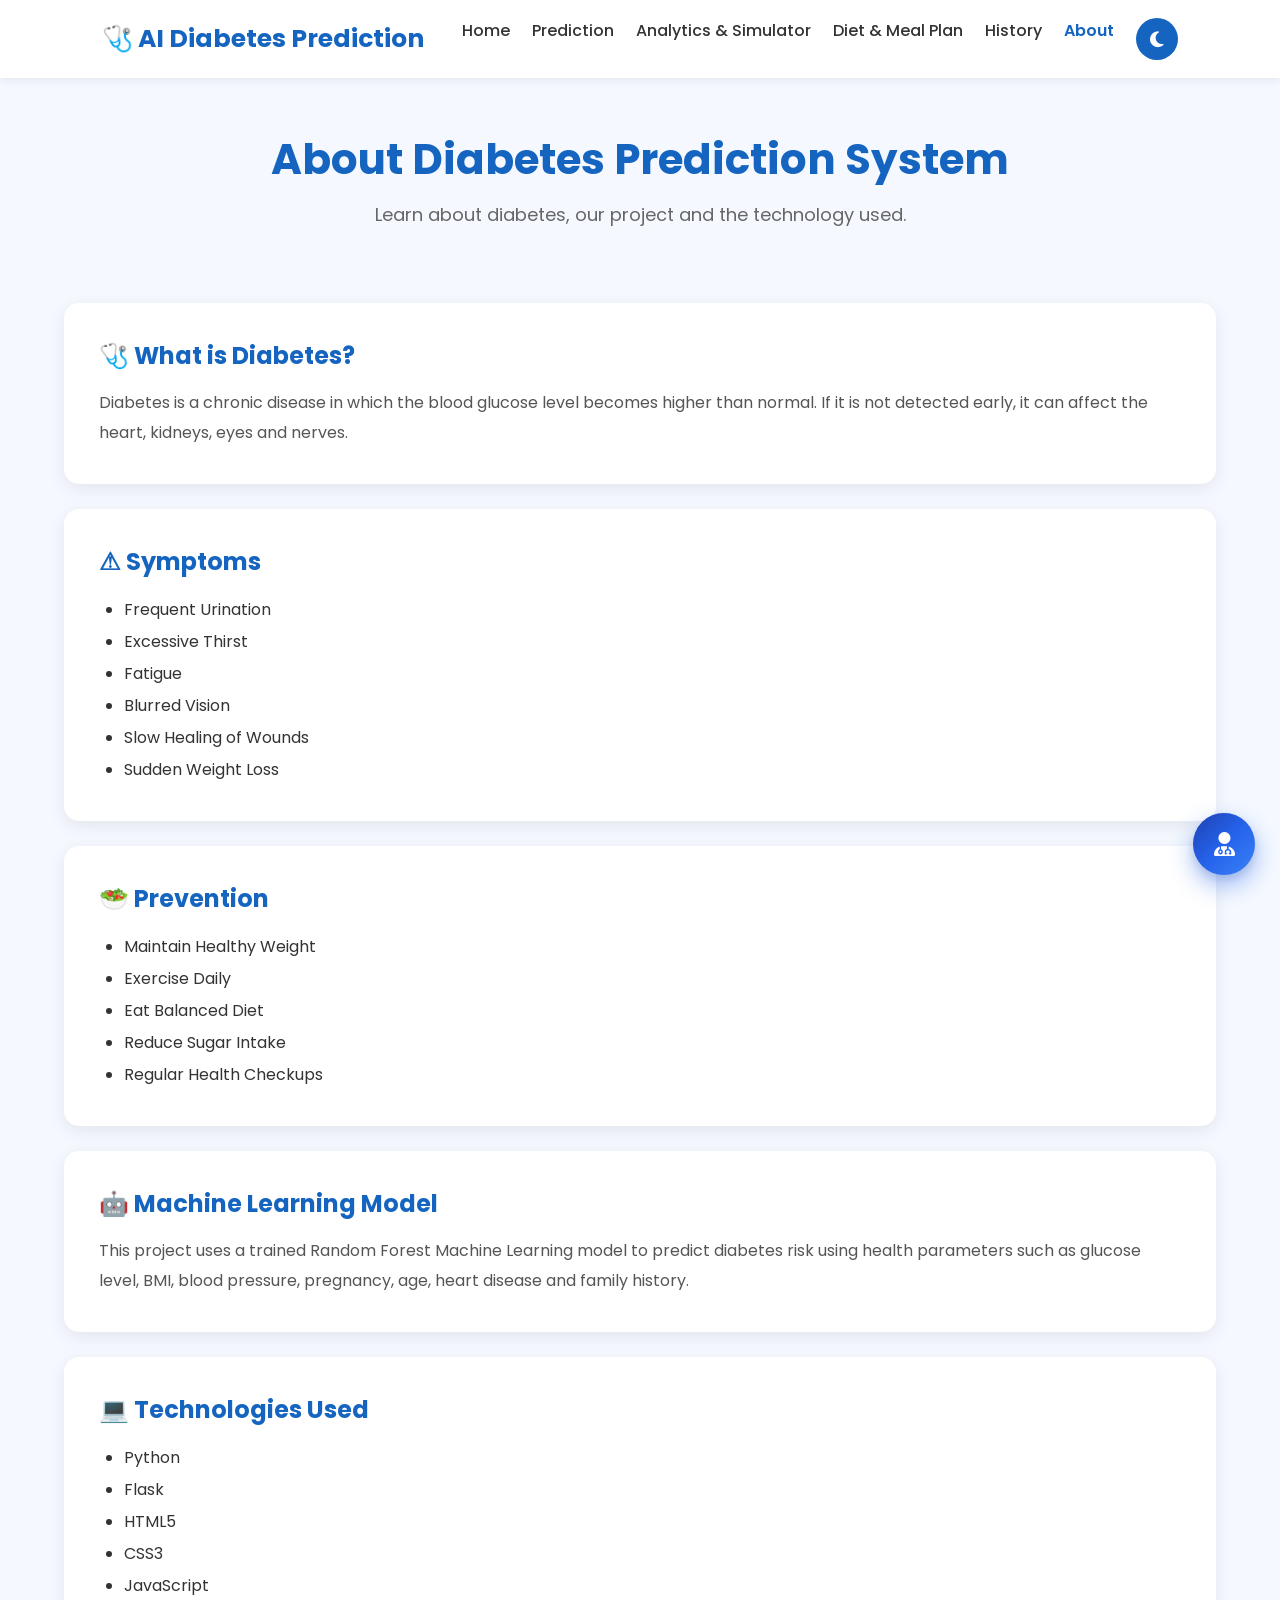
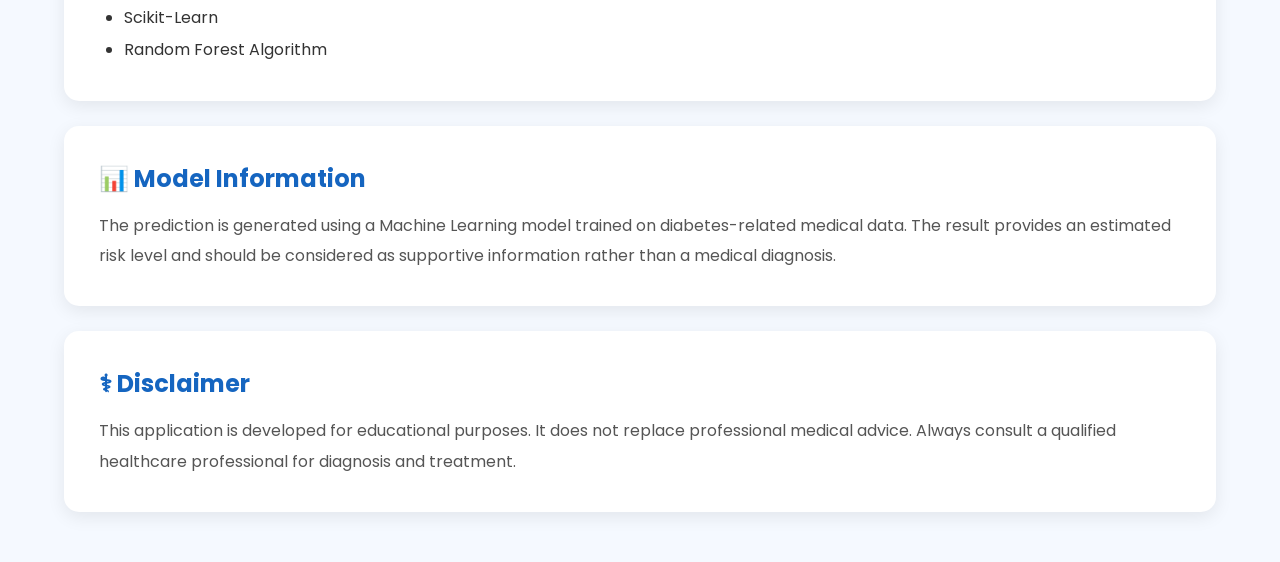
<file: frontend/about.html>
<!DOCTYPE html>
<html lang="en">

<head>

    <meta charset="UTF-8">
    <meta name="viewport" content="width=device-width, initial-scale=1.0">

    <title>About - AI Diabetes Prediction</title>

    <link rel="stylesheet" href="style.css">
    <link rel="stylesheet" href="chatbot.css">

    <!-- Font Awesome -->
    <link rel="stylesheet"
        href="https://cdnjs.cloudflare.com/ajax/libs/font-awesome/6.5.2/css/all.min.css">

</head>

<body>

    <!-- Navbar -->

    <nav>

        <div class="logo">
            🩺 AI Diabetes Prediction
        </div>

        <ul>
            <li><a href="index.html">Home</a></li>
            <li><a href="predict.html">Prediction</a></li>
            <li><a href="analytics.html">Analytics & Simulator</a></li>
            <li><a href="diet.html">Diet & Meal Plan</a></li>
            <li><a href="history.html">History</a></li>
            <li><a href="about.html" class="active">About</a></li>
            <li>
                <button id="themeToggle" class="theme-btn">
                    <i class="fa-solid fa-moon"></i>
                </button>
            </li>
        </ul>

    </nav>

    <!-- Heading -->

    <section class="page-title">

        <h1>About Diabetes Prediction System</h1>

        <p>
            Learn about diabetes, our project and the technology used.
        </p>

    </section>

    <!-- About -->

    <div class="about-section">

        <div class="about-card">

            <h2>🩺 What is Diabetes?</h2>

            <p>

                Diabetes is a chronic disease in which the blood glucose
                level becomes higher than normal. If it is not detected
                early, it can affect the heart, kidneys, eyes and nerves.

            </p>

        </div>

        <div class="about-card">

            <h2>⚠ Symptoms</h2>

            <ul>

                <li>Frequent Urination</li>

                <li>Excessive Thirst</li>

                <li>Fatigue</li>

                <li>Blurred Vision</li>

                <li>Slow Healing of Wounds</li>

                <li>Sudden Weight Loss</li>

            </ul>

        </div>

        <div class="about-card">

            <h2>🥗 Prevention</h2>

            <ul>

                <li>Maintain Healthy Weight</li>

                <li>Exercise Daily</li>

                <li>Eat Balanced Diet</li>

                <li>Reduce Sugar Intake</li>

                <li>Regular Health Checkups</li>

            </ul>

        </div>

        <div class="about-card">

            <h2>🤖 Machine Learning Model</h2>

            <p>

                This project uses a trained Random Forest Machine Learning
                model to predict diabetes risk using health parameters such
                as glucose level, BMI, blood pressure, pregnancy, age,
                heart disease and family history.

            </p>

        </div>

        <div class="about-card">

            <h2>💻 Technologies Used</h2>

            <ul>

                <li>Python</li>

                <li>Flask</li>

                <li>HTML5</li>

                <li>CSS3</li>

                <li>JavaScript</li>

                <li>Scikit-Learn</li>

                <li>Random Forest Algorithm</li>

            </ul>

        </div>

        <div class="about-card">

            <h2>📊 Model Information</h2>

            <p>

                The prediction is generated using a Machine Learning model
                trained on diabetes-related medical data. The result
                provides an estimated risk level and should be considered
                as supportive information rather than a medical diagnosis.

            </p>

        </div>

        <div class="about-card">

            <h2>⚕ Disclaimer</h2>

            <p>

                This application is developed for educational purposes.
                It does not replace professional medical advice.
                Always consult a qualified healthcare professional for
                diagnosis and treatment.

            </p>

        </div>

    </div>

<div id="chatbot-container"></div>
<script src="theme.js"></script>
<script src="chatbot.js"></script>

</body>
</html>
</file>
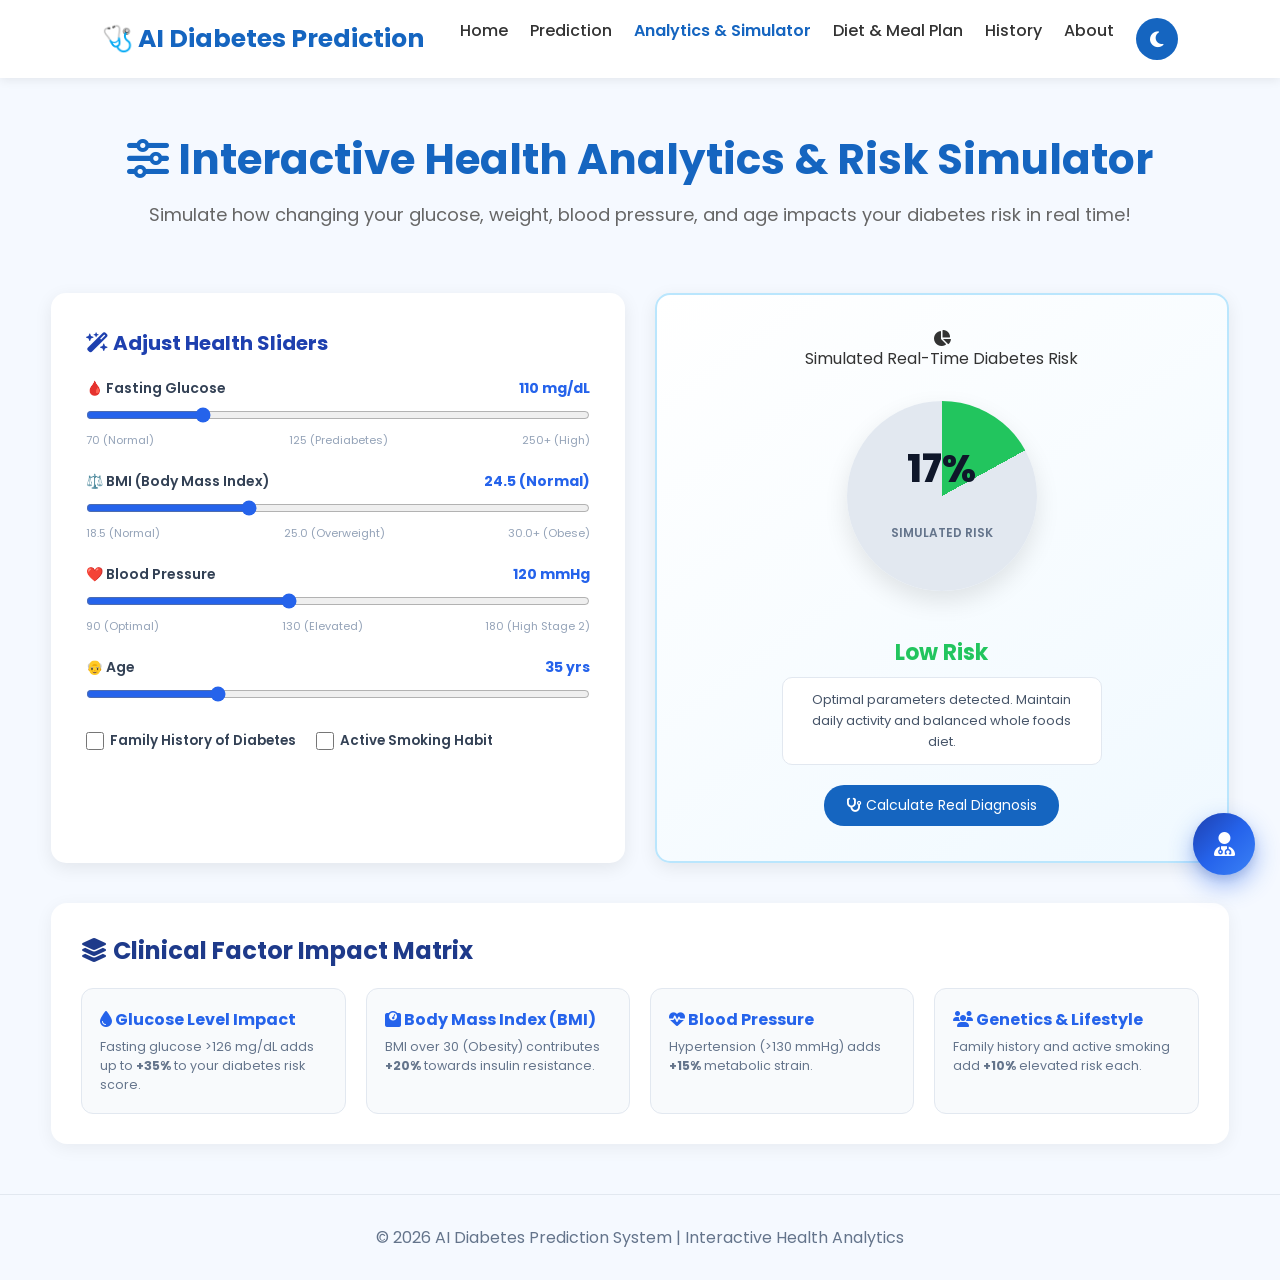
<file: frontend/analytics.html>
<!DOCTYPE html>
<html lang="en">
<head>
    <meta charset="UTF-8">
    <meta name="viewport" content="width=device-width, initial-scale=1.0">
    <title>Health Analytics & Risk Simulator - AI Diabetes System</title>
    <link rel="stylesheet" href="style.css">
    <link rel="stylesheet" href="chatbot.css">
    <link rel="stylesheet" href="https://cdnjs.cloudflare.com/ajax/libs/font-awesome/6.5.2/css/all.min.css">
</head>
<body>

<!-- ================= NAVBAR ================= -->
<nav>
    <div class="logo">
        🩺 AI Diabetes Prediction
    </div>
    <ul>
        <li><a href="index.html">Home</a></li>
        <li><a href="predict.html">Prediction</a></li>
        <li><a href="analytics.html" class="active">Analytics & Simulator</a></li>
        <li><a href="diet.html">Diet & Meal Plan</a></li>
        <li><a href="history.html">History</a></li>
        <li><a href="about.html">About</a></li>
        <li>
            <button id="themeToggle" class="theme-btn">
                <i class="fa-solid fa-moon"></i>
            </button>
        </li>
    </ul>
</nav>

<!-- ================= PAGE TITLE ================= -->
<section class="page-title">
    <h1>
        <i class="fa-solid fa-sliders"></i>
        Interactive Health Analytics & Risk Simulator
    </h1>
    <p>
        Simulate how changing your glucose, weight, blood pressure, and age impacts your diabetes risk in real time!
    </p>
</section>

<!-- ================= SIMULATOR SECTION ================= -->
<div class="history-container">

    <div style="display:grid; grid-template-columns: 1fr 1fr; gap:30px; margin-bottom:40px;">
        
        <!-- Interactive Controls -->
        <div class="form-card" style="margin:0;">
            <h2 style="font-size:20px;margin-bottom:20px;color:#1e40af;">
                <i class="fa-solid fa-wand-magic-sparkles"></i> Adjust Health Sliders
            </h2>

            <!-- Glucose Slider -->
            <div style="margin-bottom:22px;">
                <div style="display:flex;justify-content:space-between;font-size:14px;font-weight:600;margin-bottom:6px;color:#334155;">
                    <span>🩸 Fasting Glucose</span>
                    <span id="glucoseVal" style="color:#2563eb;font-weight:700;">110 mg/dL</span>
                </div>
                <input type="range" id="simGlucose" min="70" max="250" value="110" style="width:100%;accent-color:#2563eb;cursor:pointer;">
                <div style="display:flex;justify-content:space-between;font-size:11px;color:#94a3b8;margin-top:2px;">
                    <span>70 (Normal)</span>
                    <span>125 (Prediabetes)</span>
                    <span>250+ (High)</span>
                </div>
            </div>

            <!-- BMI Slider -->
            <div style="margin-bottom:22px;">
                <div style="display:flex;justify-content:space-between;font-size:14px;font-weight:600;margin-bottom:6px;color:#334155;">
                    <span>⚖️ BMI (Body Mass Index)</span>
                    <span id="bmiVal" style="color:#2563eb;font-weight:700;">24.5 (Normal)</span>
                </div>
                <input type="range" id="simBMI" min="15" max="45" step="0.5" value="24.5" style="width:100%;accent-color:#2563eb;cursor:pointer;">
                <div style="display:flex;justify-content:space-between;font-size:11px;color:#94a3b8;margin-top:2px;">
                    <span>18.5 (Normal)</span>
                    <span>25.0 (Overweight)</span>
                    <span>30.0+ (Obese)</span>
                </div>
            </div>

            <!-- Blood Pressure Slider -->
            <div style="margin-bottom:22px;">
                <div style="display:flex;justify-content:space-between;font-size:14px;font-weight:600;margin-bottom:6px;color:#334155;">
                    <span>❤️ Blood Pressure</span>
                    <span id="bpVal" style="color:#2563eb;font-weight:700;">120 mmHg</span>
                </div>
                <input type="range" id="simBP" min="80" max="180" value="120" style="width:100%;accent-color:#2563eb;cursor:pointer;">
                <div style="display:flex;justify-content:space-between;font-size:11px;color:#94a3b8;margin-top:2px;">
                    <span>90 (Optimal)</span>
                    <span>130 (Elevated)</span>
                    <span>180 (High Stage 2)</span>
                </div>
            </div>

            <!-- Age Slider -->
            <div style="margin-bottom:22px;">
                <div style="display:flex;justify-content:space-between;font-size:14px;font-weight:600;margin-bottom:6px;color:#334155;">
                    <span>👴 Age</span>
                    <span id="ageVal" style="color:#2563eb;font-weight:700;">35 yrs</span>
                </div>
                <input type="range" id="simAge" min="18" max="85" value="35" style="width:100%;accent-color:#2563eb;cursor:pointer;">
            </div>

            <!-- Family History & Smoking Checkboxes -->
            <div style="display:flex;gap:20px;margin-top:15px;flex-wrap:wrap;">
                <label style="font-size:13.5px;font-weight:600;color:#334155;cursor:pointer;display:flex;align-items:center;gap:6px;">
                    <input type="checkbox" id="simFamily" style="width:18px;height:18px;accent-color:#2563eb;"> Family History of Diabetes
                </label>
                <label style="font-size:13.5px;font-weight:600;color:#334155;cursor:pointer;display:flex;align-items:center;gap:6px;">
                    <input type="checkbox" id="simSmoking" style="width:18px;height:18px;accent-color:#2563eb;"> Active Smoking Habit
                </label>
            </div>
        </div>

        <!-- Real-Time Gauge Output -->
        <div class="form-card" style="margin:0;display:flex;flex-direction:column;justify-content:center;align-items:center;text-align:center;background:linear-gradient(145deg, #ffffff, #f0f9ff);border:2px solid #bae6fd;">
                <i class="fa-solid fa-chart-pie"></i> Simulated Real-Time Diabetes Risk
            </h3>

            <div id="simRiskCircle" class="circle" style="width:190px;height:190px;font-size:36px;box-shadow:0 10px 25px rgba(0,0,0,0.1);background:conic-gradient(#2ecc71 72deg, #e2e8f0 72deg);transition:all 0.3s ease;">
                <div style="text-align:center;">
                    <span id="simRiskPct" style="display:block;font-size:38px;font-weight:800;color:#0f172a;">20%</span>
                    <small style="font-size:12px;color:#64748b;font-weight:600;">SIMULATED RISK</small>
                </div>
            </div>

            <h2 id="simRiskLevel" style="margin:15px 0 8px;font-size:22px;color:#22c55e;">Low Risk</h2>
            <p id="simDynamicTip" style="font-size:13px;color:#475569;max-width:320px;line-height:1.6;background:#ffffff;padding:12px 16px;border-radius:10px;border:1px solid #e2e8f0;">
                Your parameters are in optimal range. Keep up a balanced diet and regular exercise.
            </p>

            <a href="predict.html" class="btn" style="margin-top:20px;font-size:14px;padding:10px 22px;border-radius:20px;">
                <i class="fa-solid fa-stethoscope"></i> Calculate Real Diagnosis
            </a>
        </div>
    </div>

    <!-- Clinical Risk Factor Matrix -->
    <div class="report-box" style="background:#ffffff;padding:30px;border-radius:16px;box-shadow:0 4px 18px rgba(0,0,0,0.06);margin-bottom:40px;">
        <h2 style="color:#1e3a8a;margin-bottom:20px;"><i class="fa-solid fa-layer-group"></i> Clinical Factor Impact Matrix</h2>
        <div style="display:grid;grid-template-columns:repeat(auto-fit, minmax(240px, 1fr));gap:20px;">
            <div style="background:#f8fafc;padding:18px;border-radius:12px;border:1px solid #e2e8f0;">
                <h4 style="color:#2563eb;margin-bottom:6px;"><i class="fa-solid fa-droplet"></i> Glucose Level Impact</h4>
                <p style="font-size:12.5px;color:#64748b;line-height:1.5;">Fasting glucose >126 mg/dL adds up to <b>+35%</b> to your diabetes risk score.</p>
            </div>
            <div style="background:#f8fafc;padding:18px;border-radius:12px;border:1px solid #e2e8f0;">
                <h4 style="color:#2563eb;margin-bottom:6px;"><i class="fa-solid fa-weight-scale"></i> Body Mass Index (BMI)</h4>
                <p style="font-size:12.5px;color:#64748b;line-height:1.5;">BMI over 30 (Obesity) contributes <b>+20%</b> towards insulin resistance.</p>
            </div>
            <div style="background:#f8fafc;padding:18px;border-radius:12px;border:1px solid #e2e8f0;">
                <h4 style="color:#2563eb;margin-bottom:6px;"><i class="fa-solid fa-heart-pulse"></i> Blood Pressure</h4>
                <p style="font-size:12.5px;color:#64748b;line-height:1.5;">Hypertension (>130 mmHg) adds <b>+15%</b> metabolic strain.</p>
            </div>
            <div style="background:#f8fafc;padding:18px;border-radius:12px;border:1px solid #e2e8f0;">
                <h4 style="color:#2563eb;margin-bottom:6px;"><i class="fa-solid fa-users"></i> Genetics & Lifestyle</h4>
                <p style="font-size:12.5px;color:#64748b;line-height:1.5;">Family history and active smoking add <b>+10%</b> elevated risk each.</p>
            </div>
        </div>
    </div>
</div>

<div id="chatbot-container"></div>

<!-- ================= FOOTER ================= -->
<footer style="text-align:center;padding:30px;color:#64748b;border-top:1px solid #e2e8f0;margin-top:50px;">
    <p>© 2026 AI Diabetes Prediction System | Interactive Health Analytics</p>
</footer>

<script src="theme.js"></script>
<script src="chatbot.js"></script>
<script>
// Simulator Logic
document.addEventListener("DOMContentLoaded", () => {
    const simGlucose = document.getElementById("simGlucose");
    const simBMI = document.getElementById("simBMI");
    const simBP = document.getElementById("simBP");
    const simAge = document.getElementById("simAge");
    const simFamily = document.getElementById("simFamily");
    const simSmoking = document.getElementById("simSmoking");

    const glucoseVal = document.getElementById("glucoseVal");
    const bmiVal = document.getElementById("bmiVal");
    const bpVal = document.getElementById("bpVal");
    const ageVal = document.getElementById("ageVal");

    const simRiskPct = document.getElementById("simRiskPct");
    const simRiskLevel = document.getElementById("simRiskLevel");
    const simRiskCircle = document.getElementById("simRiskCircle");
    const simDynamicTip = document.getElementById("simDynamicTip");

    function updateSimulation() {
        const g = parseFloat(simGlucose.value);
        const bmi = parseFloat(simBMI.value);
        const bp = parseFloat(simBP.value);
        const age = parseInt(simAge.value);
        const fam = simFamily.checked;
        const smoke = simSmoking.checked;

        // Display Values
        glucoseVal.innerText = `${g} mg/dL`;
        
        let bmiCat = "Normal";
        if (bmi < 18.5) bmiCat = "Underweight";
        else if (bmi >= 25 && bmi < 30) bmiCat = "Overweight";
        else if (bmi >= 30) bmiCat = "Obese";
        bmiVal.innerText = `${bmi} (${bmiCat})`;

        bpVal.innerText = `${bp} mmHg`;
        ageVal.innerText = `${age} yrs`;

        // Calculate Risk Score
        let risk = 12;
        if (g > 100) risk += (g - 100) * 0.45;
        if (bmi > 24.9) risk += (bmi - 24.9) * 2.2;
        if (bp > 120) risk += (bp - 120) * 0.35;
        if (age > 40) risk += (age - 40) * 0.3;
        if (fam) risk += 12;
        if (smoke) risk += 10;

        risk = Math.min(98, Math.max(5, Math.round(risk)));

        let level = "Low Risk";
        let color = "#22c55e";
        let tip = "Optimal parameters detected. Maintain daily activity and balanced whole foods diet.";

        if (risk > 60) {
            level = "High Risk";
            color = "#ef4444";
            tip = `⚠️ High Risk (${risk}%): Reducing glucose by ${Math.max(10, Math.round(g - 100))} mg/dL and lowering BMI by ${Math.max(2, (bmi - 24.5).toFixed(1))} can drop your risk level significantly!`;
        } else if (risk > 30) {
            level = "Moderate Risk";
            color = "#f59e0b";
            tip = `🟡 Moderate Risk (${risk}%): Moderate risk detected. Regular 30-min walking and limiting refined carbs will lower your risk back to optimal range.`;
        }

        simRiskPct.innerText = `${risk}%`;
        simRiskLevel.innerText = level;
        simRiskLevel.style.color = color;
        simDynamicTip.innerHTML = tip;

        simRiskCircle.style.background = `conic-gradient(${color} ${risk * 3.6}deg, #e2e8f0 ${risk * 3.6}deg)`;
    }

    [simGlucose, simBMI, simBP, simAge].forEach(el => el.addEventListener("input", updateSimulation));
    [simFamily, simSmoking].forEach(el => el.addEventListener("change", updateSimulation));

    updateSimulation();
});
</script>
</body>
</html>
</file>
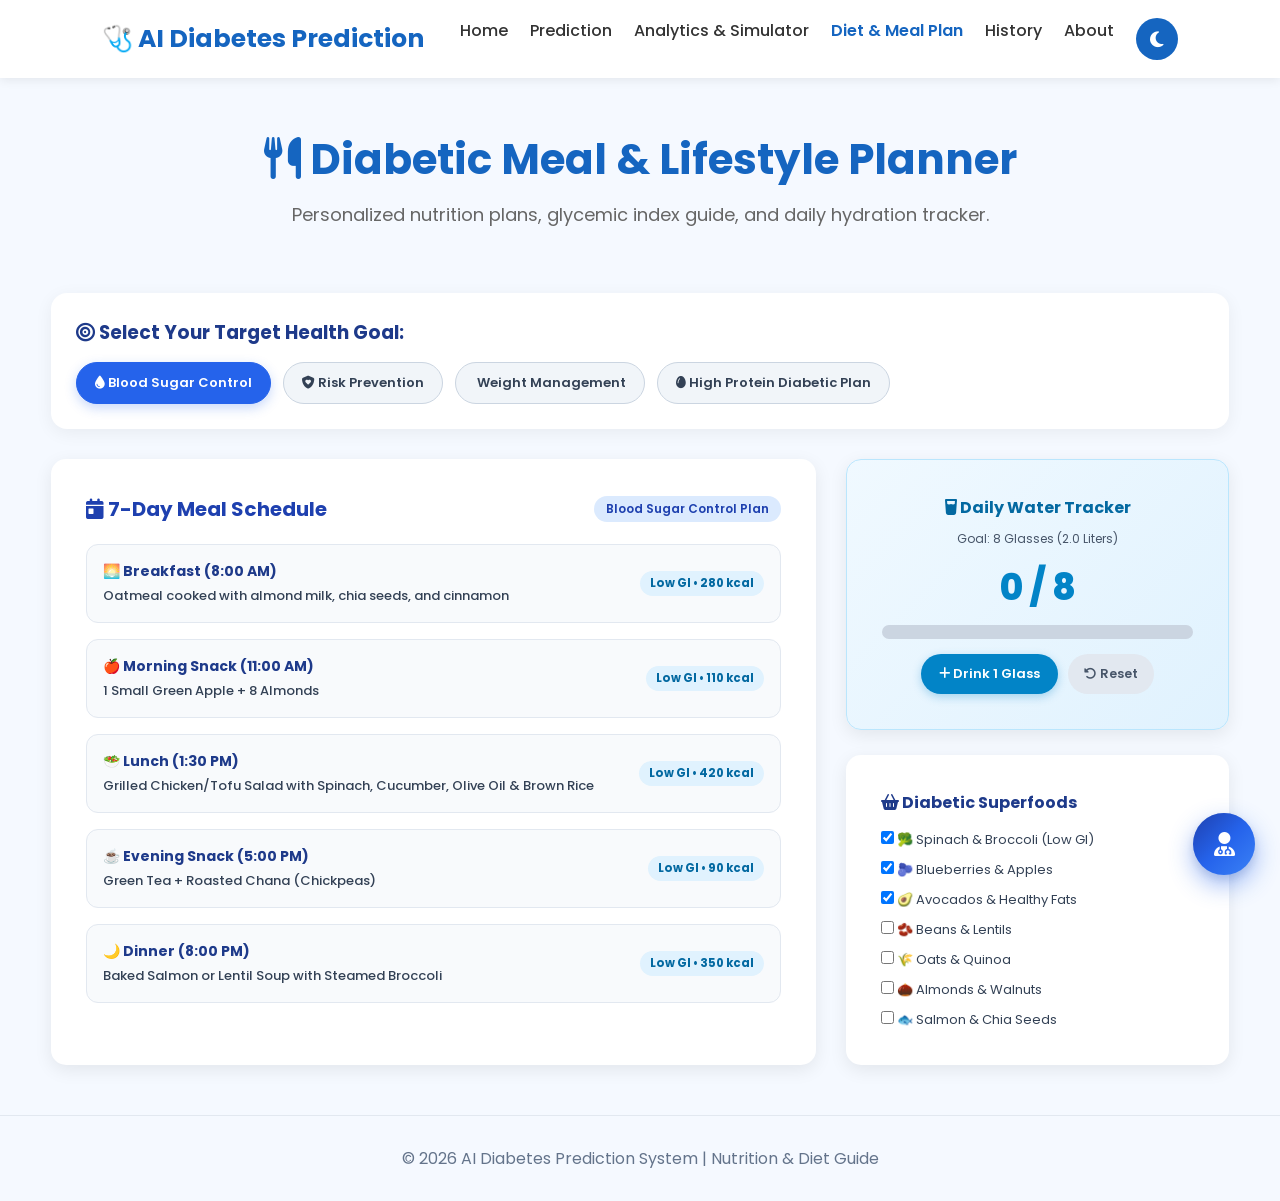
<file: frontend/diet.html>
<!DOCTYPE html>
<html lang="en">
<head>
    <meta charset="UTF-8">
    <meta name="viewport" content="width=device-width, initial-scale=1.0">
    <title>Diabetic Meal & Lifestyle Planner - AI Diabetes System</title>
    <link rel="stylesheet" href="style.css">
    <link rel="stylesheet" href="chatbot.css">
    <link rel="stylesheet" href="https://cdnjs.cloudflare.com/ajax/libs/font-awesome/6.5.2/css/all.min.css">
</head>
<body>

<!-- ================= NAVBAR ================= -->
<nav>
    <div class="logo">
        🩺 AI Diabetes Prediction
    </div>
    <ul>
        <li><a href="index.html">Home</a></li>
        <li><a href="predict.html">Prediction</a></li>
        <li><a href="analytics.html">Analytics & Simulator</a></li>
        <li><a href="diet.html" class="active">Diet & Meal Plan</a></li>
        <li><a href="history.html">History</a></li>
        <li><a href="about.html">About</a></li>
        <li>
            <button id="themeToggle" class="theme-btn">
                <i class="fa-solid fa-moon"></i>
            </button>
        </li>
    </ul>
</nav>

<!-- ================= PAGE TITLE ================= -->
<section class="page-title">
    <h1>
        <i class="fa-solid fa-utensils"></i>
        Diabetic Meal & Lifestyle Planner
    </h1>
    <p>
        Personalized nutrition plans, glycemic index guide, and daily hydration tracker.
    </p>
</section>

<div class="history-container">

    <!-- Goal Selection Bar -->
    <div class="report-box" style="background:#ffffff;padding:25px;border-radius:16px;box-shadow:0 4px 18px rgba(0,0,0,0.06);margin-bottom:30px;">
        <h3 style="color:#1e3a8a;margin-bottom:15px;"><i class="fa-solid fa-bullseye"></i> Select Your Target Health Goal:</h3>
        <div style="display:flex;gap:12px;flex-wrap:wrap;">
            <button class="goal-btn active" onclick="setGoal('control')" id="btnControl"><i class="fa-solid fa-droplet"></i> Blood Sugar Control</button>
            <button class="goal-btn" onclick="setGoal('prevention')" id="btnPrevent"><i class="fa-solid fa-shield-heart"></i> Risk Prevention</button>
            <button class="goal-btn" onclick="setGoal('weightloss')" id="btnWeight"><i class="fa-solid fa-weight-loss"></i> Weight Management</button>
            <button class="goal-btn" onclick="setGoal('highprotein')" id="btnProtein"><i class="fa-solid fa-egg"></i> High Protein Diabetic Plan</button>
        </div>
    </div>

    <!-- Meal Plan Display Grid -->
    <div style="display:grid;grid-template-columns: 2fr 1fr; gap:30px; margin-bottom:40px;">

        <!-- Meal Schedule -->
        <div class="form-card" style="margin:0;">
            <h2 style="font-size:20px;margin-bottom:20px;color:#1e40af;display:flex;justify-content:space-between;align-items:center;">
                <span><i class="fa-solid fa-calendar-day"></i> 7-Day Meal Schedule</span>
                <span id="planBadge" style="font-size:12px;background:#dbeafe;color:#1e40af;padding:4px 12px;border-radius:15px;font-weight:600;">Blood Sugar Control</span>
            </h2>

            <div id="mealScheduleContainer" style="display:flex;flex-direction:column;gap:16px;">
                <!-- Dynamically Populated Meals -->
            </div>
        </div>

        <!-- Right Side Tracker & Superfoods -->
        <div style="display:flex;flex-direction:column;gap:25px;">

            <!-- Water Tracker -->
            <div class="form-card" style="margin:0;background:linear-gradient(135deg, #f0f9ff, #e0f2fe);border:1.5px solid #bae6fd;text-align:center;">
                <h3 style="color:#0369a1;font-size:16px;margin-bottom:10px;"><i class="fa-solid fa-glass-water"></i> Daily Water Tracker</h3>
                <p style="font-size:12px;color:#475569;margin-bottom:12px;">Goal: 8 Glasses (2.0 Liters)</p>
                <div style="font-size:36px;font-weight:800;color:#0284c7;margin-bottom:10px;" id="waterCount">0 / 8</div>
                
                <div style="width:100%;height:14px;background:#cbd5e1;border-radius:10px;overflow:hidden;margin-bottom:15px;">
                    <div id="waterBar" style="width:0%;height:100%;background:#0284c7;transition:width 0.3s ease;"></div>
                </div>

                <div style="display:flex;justify-content:center;gap:10px;">
                    <button onclick="addWater()" style="background:#0284c7;color:white;border:none;padding:10px 18px;border-radius:20px;font-size:13px;font-weight:600;cursor:pointer;box-shadow:0 3px 10px rgba(2,132,199,0.3);">
                        <i class="fa-solid fa-plus"></i> Drink 1 Glass
                    </button>
                    <button onclick="resetWater()" style="background:#e2e8f0;color:#475569;border:none;padding:10px 16px;border-radius:20px;font-size:12.5px;font-weight:600;cursor:pointer;">
                        <i class="fa-solid fa-rotate-left"></i> Reset
                    </button>
                </div>
            </div>

            <!-- Superfoods Checklist -->
            <div class="form-card" style="margin:0;">
                <h3 style="color:#1e3a8a;font-size:16px;margin-bottom:15px;"><i class="fa-solid fa-basket-shopping"></i> Diabetic Superfoods</h3>
                <div style="display:flex;flex-direction:column;gap:10px;font-size:13px;color:#334155;">
                    <label style="cursor:pointer;"><input type="checkbox" checked> 🥦 Spinach & Broccoli (Low GI)</label>
                    <label style="cursor:pointer;"><input type="checkbox" checked> 🫐 Blueberries & Apples</label>
                    <label style="cursor:pointer;"><input type="checkbox" checked> 🥑 Avocados & Healthy Fats</label>
                    <label style="cursor:pointer;"><input type="checkbox"> 🫘 Beans & Lentils</label>
                    <label style="cursor:pointer;"><input type="checkbox"> 🌾 Oats & Quinoa</label>
                    <label style="cursor:pointer;"><input type="checkbox"> 🌰 Almonds & Walnuts</label>
                    <label style="cursor:pointer;"><input type="checkbox"> 🐟 Salmon & Chia Seeds</label>
                </div>
            </div>

        </div>

    </div>

</div>

<div id="chatbot-container"></div>

<!-- ================= FOOTER ================= -->
<footer style="text-align:center;padding:30px;color:#64748b;border-top:1px solid #e2e8f0;margin-top:50px;">
    <p>© 2026 AI Diabetes Prediction System | Nutrition & Diet Guide</p>
</footer>

<script src="theme.js"></script>
<script src="chatbot.js"></script>
<script>
const mealPlans = {
    control: {
        title: "Blood Sugar Control Plan",
        meals: [
            { time: "🌅 Breakfast (8:00 AM)", item: "Oatmeal cooked with almond milk, chia seeds, and cinnamon", gi: "Low GI • 280 kcal" },
            { time: "🍎 Morning Snack (11:00 AM)", item: "1 Small Green Apple + 8 Almonds", gi: "Low GI • 110 kcal" },
            { time: "🥗 Lunch (1:30 PM)", item: "Grilled Chicken/Tofu Salad with Spinach, Cucumber, Olive Oil & Brown Rice", gi: "Low GI • 420 kcal" },
            { time: "☕ Evening Snack (5:00 PM)", item: "Green Tea + Roasted Chana (Chickpeas)", gi: "Low GI • 90 kcal" },
            { time: "🌙 Dinner (8:00 PM)", item: "Baked Salmon or Lentil Soup with Steamed Broccoli", gi: "Low GI • 350 kcal" }
        ]
    },
    prevention: {
        title: "Diabetes Risk Prevention Plan",
        meals: [
            { time: "🌅 Breakfast", item: "2 Boiled Eggs + Whole Wheat Toast + Avocado", gi: "Low GI • 320 kcal" },
            { time: "🍎 Morning Snack", item: "Greek Yogurt with Blueberries", gi: "Low GI • 140 kcal" },
            { time: "🥗 Lunch", item: "Quinoa Bowl with Mixed Veggies and Kidney Beans", gi: "Low GI • 450 kcal" },
            { time: "☕ Evening Snack", item: "Handful of Walnuts & Seeds", gi: "Low GI • 160 kcal" },
            { time: "🌙 Dinner", item: "Grilled Vegetables + Paneer/Chicken Tikka", gi: "Low GI • 380 kcal" }
        ]
    },
    weightloss: {
        title: "Weight Management & Low Carb",
        meals: [
            { time: "🌅 Breakfast", item: "Vegetable Omelette / Sprouts Salad with Lemon", gi: "Very Low GI • 220 kcal" },
            { time: "🍎 Morning Snack", item: "Cucumber & Carrot Sticks with Hummus", gi: "Low GI • 90 kcal" },
            { time: "🥗 Lunch", item: "Big Bowl Salad with Grilled Protein & Cauliflower Rice", gi: "Low GI • 350 kcal" },
            { time: "☕ Evening Snack", item: "Black Coffee / Herbal Tea + Chia Water", gi: "Zero Sugar • 30 kcal" },
            { time: "🌙 Dinner", item: "Clear Vegetable & Tofu Soup", gi: "Low GI • 200 kcal" }
        ]
    },
    highprotein: {
        title: "High Protein Diabetic Plan",
        meals: [
            { time: "🌅 Breakfast", item: "Egg White Scramble / Moong Dal Chela + Cottage Cheese", gi: "High Protein • 380 kcal" },
            { time: "🍎 Morning Snack", item: "Roasted Soybeans / Edamame", gi: "High Protein • 150 kcal" },
            { time: "🥗 Lunch", item: "Grilled Chicken Breast / Soy Chunk Curry + Quinoa", gi: "High Protein • 520 kcal" },
            { time: "☕ Evening Snack", item: "Whey / Plant Protein Shake with Water", gi: "High Protein • 130 kcal" },
            { time: "🌙 Dinner", item: "Paneer/Tofu Stir Fry with Bell Peppers & Spinach", gi: "High Protein • 400 kcal" }
        ]
    }
};

let currentGlasses = parseInt(localStorage.getItem("hcWaterGlasses")) || 0;

function updateWaterUI() {
    const countEl = document.getElementById("waterCount");
    const barEl = document.getElementById("waterBar");
    if (countEl) countEl.innerText = `${currentGlasses} / 8`;
    if (barEl) barEl.style.width = `${(currentGlasses / 8) * 100}%`;
}

function addWater() {
    if (currentGlasses < 8) {
        currentGlasses++;
        localStorage.setItem("hcWaterGlasses", currentGlasses);
        updateWaterUI();
        if (currentGlasses === 8) {
            alert("🎉 Congratulations! You reached your daily hydration goal of 8 glasses!");
        }
    } else {
        alert("🎉 Daily hydration goal of 8 glasses reached!");
    }
}

function resetWater() {
    currentGlasses = 0;
    localStorage.setItem("hcWaterGlasses", 0);
    updateWaterUI();
}

function setGoal(goalKey) {
    document.querySelectorAll(".goal-btn").forEach(btn => btn.classList.remove("active"));
    
    if (goalKey === 'control') document.getElementById("btnControl").classList.add("active");
    if (goalKey === 'prevention') document.getElementById("btnPrevent").classList.add("active");
    if (goalKey === 'weightloss') document.getElementById("btnWeight").classList.add("active");
    if (goalKey === 'highprotein') document.getElementById("btnProtein").classList.add("active");

    const plan = mealPlans[goalKey];
    document.getElementById("planBadge").innerText = plan.title;

    const container = document.getElementById("mealScheduleContainer");
    container.innerHTML = "";

    plan.meals.forEach(m => {
        const div = document.createElement("div");
        div.style.cssText = "background:#f8fafc;padding:16px;border-radius:12px;border:1.5px solid #e2e8f0;display:flex;justify-content:space-between;align-items:center;flex-wrap:wrap;gap:10px;";
        div.innerHTML = `
            <div>
                <h4 style="margin:0 0 4px;color:#1e3a8a;font-size:14px;">${m.time}</h4>
                <p style="margin:0;font-size:13px;color:#334155;font-weight:500;">${m.item}</p>
            </div>
            <span style="background:#e0f2fe;color:#0369a1;font-size:11.5px;font-weight:700;padding:4px 10px;border-radius:15px;">${m.gi}</span>
        `;
        container.appendChild(div);
    });
}

document.addEventListener("DOMContentLoaded", () => {
    setGoal('control');
    updateWaterUI();
});
</script>

<style>
.goal-btn {
    background: #f1f5f9;
    color: #334155;
    border: 1.5px solid #cbd5e1;
    padding: 10px 18px;
    border-radius: 25px;
    font-size: 13px;
    font-weight: 600;
    cursor: pointer;
    transition: all 0.25s ease;
}

.goal-btn.active, .goal-btn:hover {
    background: #2563eb;
    color: #ffffff;
    border-color: #2563eb;
    box-shadow: 0 4px 12px rgba(37, 99, 235, 0.25);
}
</style>

</body>
</html>
</file>
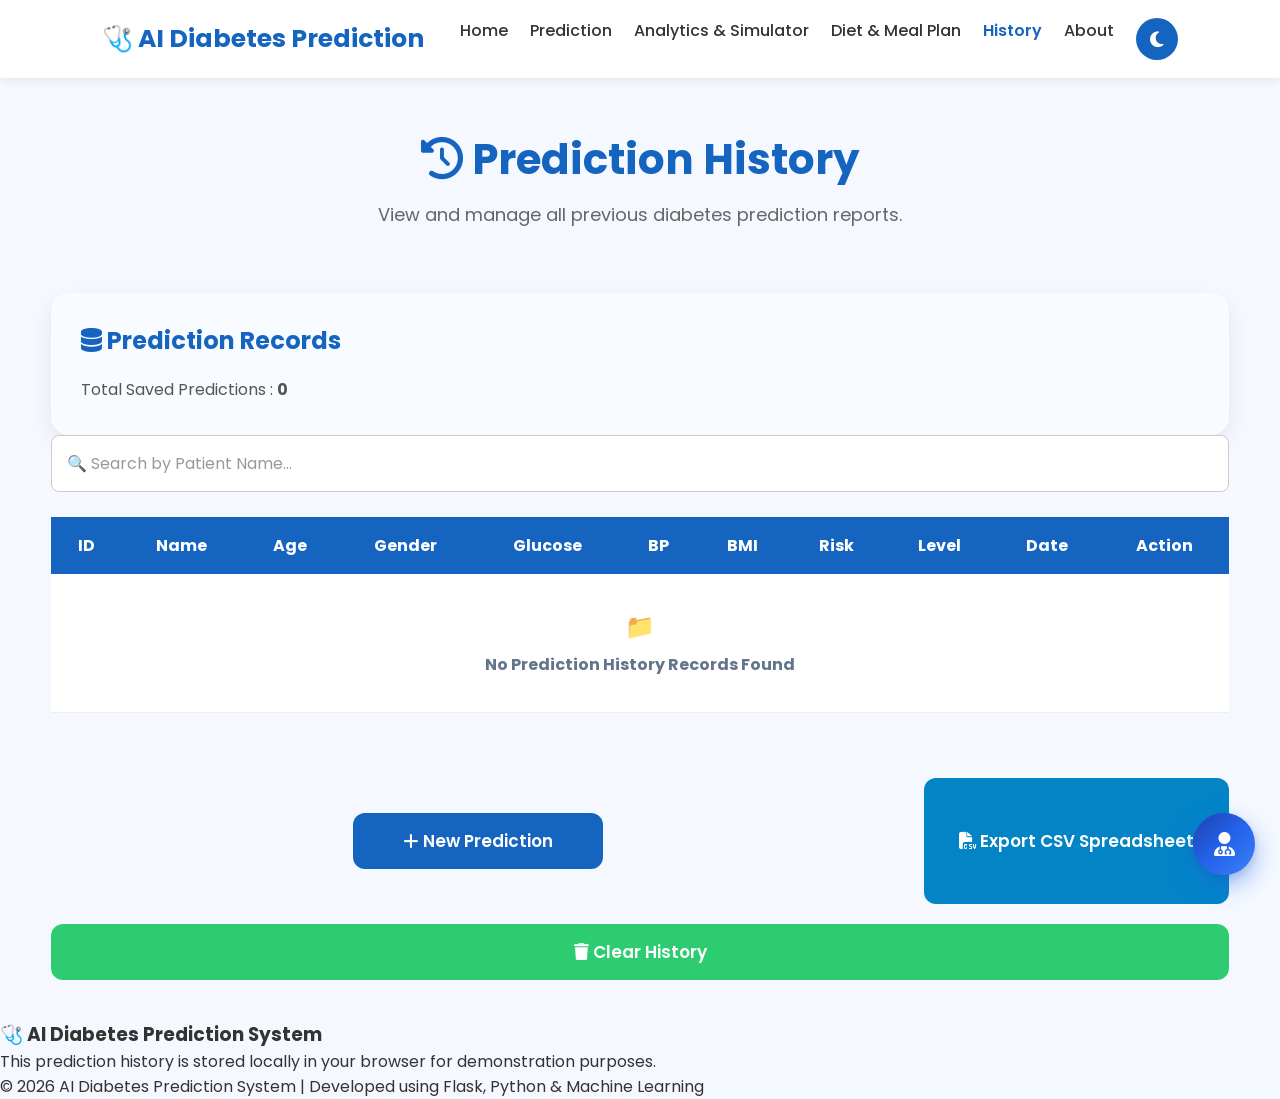
<file: frontend/history.html>
<!DOCTYPE html>
<html lang="en">

<head>

<meta charset="UTF-8">

<meta name="viewport"
content="width=device-width, initial-scale=1.0">

<title>Prediction History</title>

<link rel="stylesheet" href="style.css">
<link rel="stylesheet" href="chatbot.css">

<link rel="stylesheet"
href="https://cdnjs.cloudflare.com/ajax/libs/font-awesome/6.5.2/css/all.min.css">

</head>

<body>

<!-- ================= NAVBAR ================= -->

<nav>

<div class="logo">

🩺 AI Diabetes Prediction

</div>

<ul>

<li><a href="index.html">Home</a></li>

<li><a href="predict.html">Prediction</a></li>

<li><a href="analytics.html">Analytics & Simulator</a></li>

<li><a href="diet.html">Diet & Meal Plan</a></li>

<li><a href="history.html" class="active">History</a></li>

<li><a href="about.html">About</a></li>

<li>

<button id="themeToggle" class="theme-btn">

<i class="fa-solid fa-moon"></i>

</button>

</li>

</ul>

</nav>

<!-- ================= PAGE TITLE ================= -->

<section class="page-title">

<h1>

<i class="fa-solid fa-clock-rotate-left"></i>

Prediction History

</h1>

<p>

View and manage all previous diabetes prediction reports.

</p>

</section>

<!-- ================= HISTORY ================= -->

<div class="history-container">

<div class="report-box">

<h2>

<i class="fa-solid fa-database"></i>

Prediction Records

</h2>

<p>

Total Saved Predictions :

<b id="totalRecords">0</b>

</p>

</div>

<input

type="text"

id="searchBox"

class="search-box"

placeholder="🔍 Search by Patient Name..."

onkeyup="searchHistory()">

<div style="overflow-x:auto;">

<table id="historyTable">

<thead>

<tr>

<th>ID</th>

<th>Name</th>

<th>Age</th>

<th>Gender</th>

<th>Glucose</th>

<th>BP</th>

<th>BMI</th>

<th>Risk</th>

<th>Level</th>

<th>Date</th>

<th>Action</th>

</tr>

</thead>

<tbody>
</tbody>

</table>

</div>

<br>

<div class="button-section">

<button
class="action-btn download-btn"
onclick="window.location.href='predict.html'">

<i class="fa-solid fa-plus"></i>

New Prediction

</button>

<button
class="action-btn secondary-btn"
style="background:#0284c7;color:white;"
onclick="exportToCSV()">

<i class="fa-solid fa-file-csv"></i>

Export CSV Spreadsheet

</button>

<button
class="action-btn predict-btn"
onclick="clearHistory()">

<i class="fa-solid fa-trash"></i>

Clear History

</button>

</div>

</div>

<div id="chatbot-container"></div>

<!-- ================= FOOTER ================= -->

<footer>

<div class="footer-content">

<h3>

🩺 AI Diabetes Prediction System

</h3>

<p>

This prediction history is stored locally in your browser for demonstration purposes.

</p>

<p>

© 2026 AI Diabetes Prediction System | Developed using Flask, Python & Machine Learning

</p>

</div>

</footer>

<!-- ================= SCRIPTS ================= -->

<script src="history.js"></script>
<script src="theme.js"></script>
<script src="chatbot.js"></script>

</body>

</html>
</file>
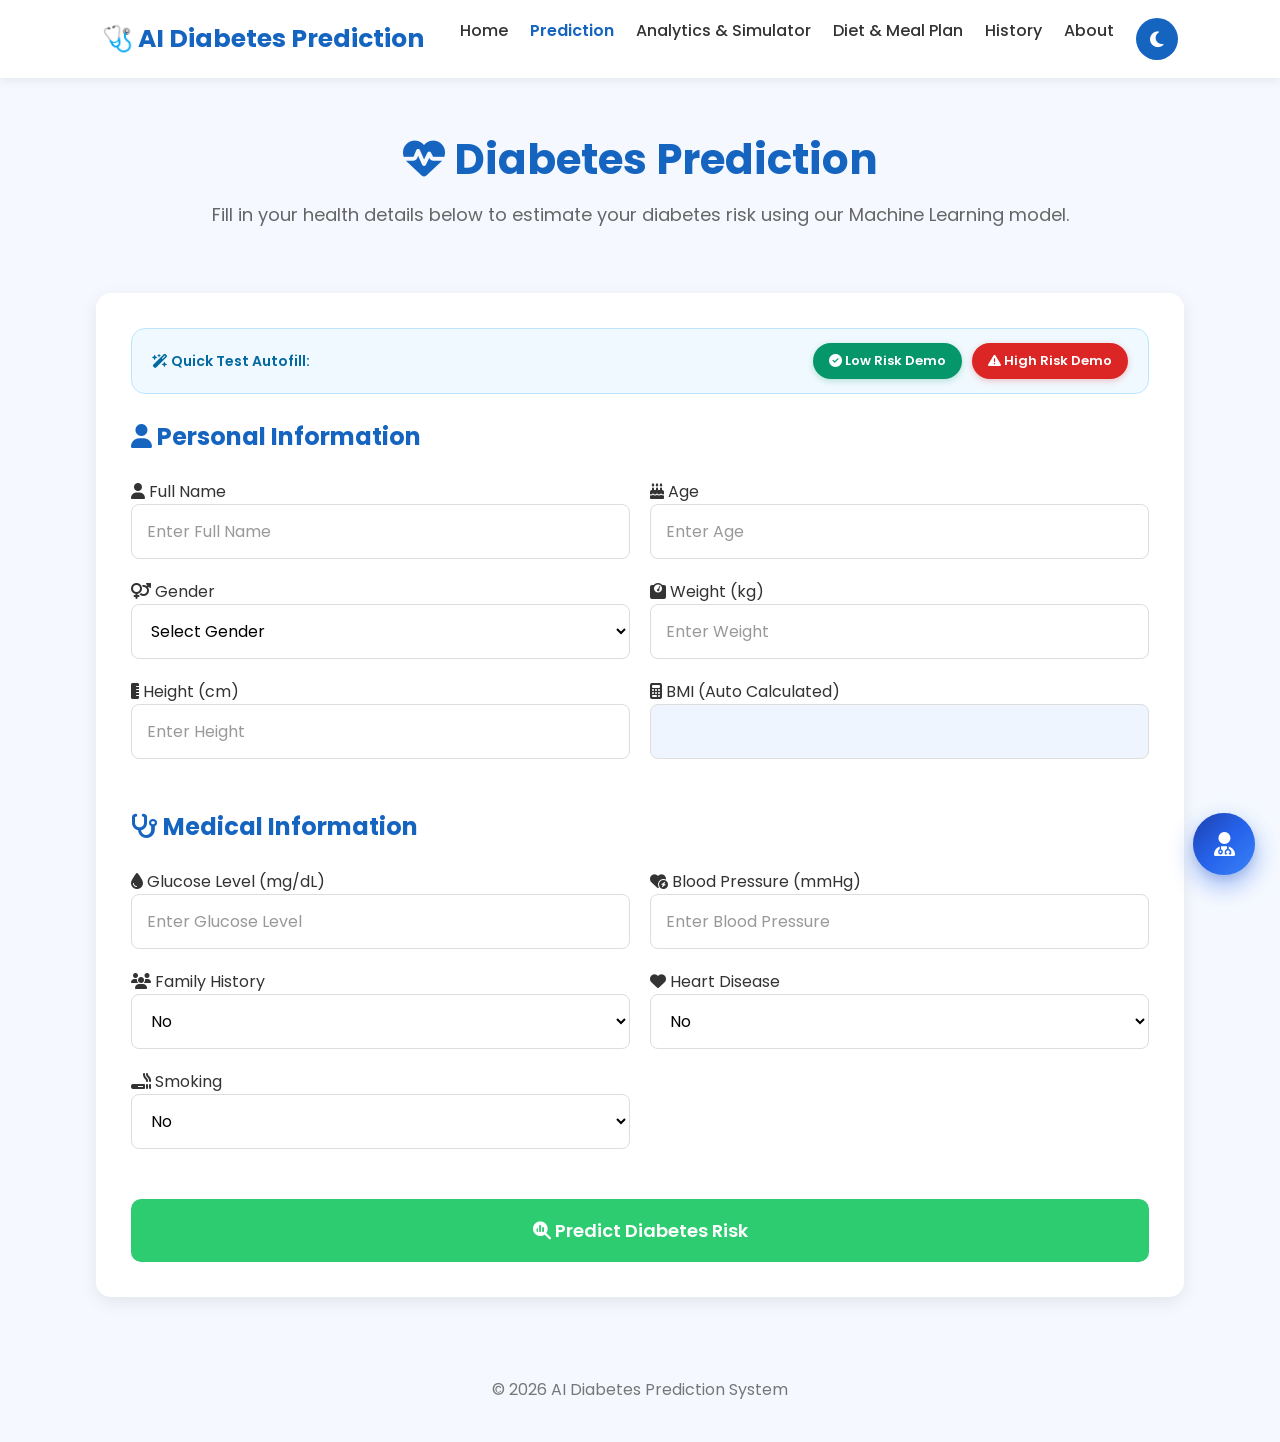
<file: frontend/predict.html>
<!DOCTYPE html>
<html lang="en">

<head>

    <meta charset="UTF-8">

    <meta name="viewport"
          content="width=device-width, initial-scale=1.0">

    <title>Diabetes Prediction</title>

    <link rel="stylesheet" href="style.css">
    <link rel="stylesheet" href="chatbot.css">

    <link rel="stylesheet"
          href="https://cdnjs.cloudflare.com/ajax/libs/font-awesome/6.5.2/css/all.min.css">

</head>

<body>

<!-- ================= NAVBAR ================= -->

<nav>

    <div class="logo">

        🩺 AI Diabetes Prediction

    </div>

    <ul>

        <li><a href="index.html">Home</a></li>

        <li><a href="predict.html" class="active">Prediction</a></li>

        <li><a href="analytics.html">Analytics & Simulator</a></li>

        <li><a href="diet.html">Diet & Meal Plan</a></li>

        <li><a href="history.html">History</a></li>

        <li><a href="about.html">About</a></li>

        <li>

            <button id="themeToggle" class="theme-btn">

                <i class="fa-solid fa-moon"></i>

            </button>

        </li>

    </ul>

</nav>

<!-- ================= PAGE TITLE ================= -->

<section class="page-title">

    <h1>

        <i class="fa-solid fa-heart-pulse"></i>

        Diabetes Prediction

    </h1>

    <p>

        Fill in your health details below to estimate your diabetes risk
        using our Machine Learning model.

    </p>

</section>

<!-- ================= FORM ================= -->

<div class="form-container">

<div class="form-card">

<!-- ================= PERSONAL INFORMATION ================= -->

<!-- ================= DEMO AUTOFILL BAR ================= -->
<div class="demo-buttons-bar" style="background:#f0f9ff;border:1px solid #bae6fd;padding:14px 20px;border-radius:14px;margin-bottom:25px;display:flex;align-items:center;justify-content:space-between;flex-wrap:wrap;gap:10px;">
    <span style="font-size:14px;font-weight:600;color:#0369a1;"><i class="fa-solid fa-wand-magic-sparkles"></i> Quick Test Autofill:</span>
    <div style="display:flex;gap:10px;flex-wrap:wrap;">
        <button type="button" onclick="fillSampleData('normal')" style="background:#059669;color:white;border:none;padding:8px 16px;border-radius:20px;font-size:13px;font-weight:600;cursor:pointer;box-shadow:0 2px 6px rgba(5,150,105,0.25);"><i class="fa-solid fa-circle-check"></i> Low Risk Demo</button>
        <button type="button" onclick="fillSampleData('high')" style="background:#dc2626;color:white;border:none;padding:8px 16px;border-radius:20px;font-size:13px;font-weight:600;cursor:pointer;box-shadow:0 2px 6px rgba(220,38,38,0.25);"><i class="fa-solid fa-triangle-exclamation"></i> High Risk Demo</button>
    </div>
</div>

<h2>

<i class="fa-solid fa-user"></i>

Personal Information

</h2>

<div class="form-grid">

<div>

<label>

<i class="fa-solid fa-user"></i>

Full Name

</label>

<input
type="text"
id="name"
placeholder="Enter Full Name">

</div>

<div>

<label>

<i class="fa-solid fa-cake-candles"></i>

Age

</label>

<input
type="number"
id="age"
placeholder="Enter Age">

</div>

<div>

<label>

<i class="fa-solid fa-venus-mars"></i>

Gender

</label>

<select
id="gender"
onchange="togglePregnancy()">

<option value="">

Select Gender

</option>

<option value="male">

Male

</option>

<option value="female">

Female

</option>

</select>

</div>

<div
id="pregnancyDiv"
style="display:none;">

<label>

<i class="fa-solid fa-baby"></i>

Number of Pregnancies

</label>

<input
type="number"
id="pregnancy"
min="0"
value="0"
placeholder="Enter Number">

</div>

<div>

<label>

<i class="fa-solid fa-weight-scale"></i>

Weight (kg)

</label>

<input
type="number"
id="weight"
placeholder="Enter Weight">

</div>

<div>

<label>

<i class="fa-solid fa-ruler-vertical"></i>

Height (cm)

</label>

<input
type="number"
id="height"
placeholder="Enter Height">

</div>

<div>

<label>

<i class="fa-solid fa-calculator"></i>

BMI (Auto Calculated)

</label>

<input
type="text"
id="bmi"
readonly>

</div>

</div>

<br><br>

<!-- ================= MEDICAL INFORMATION ================= -->

<h2>

<i class="fa-solid fa-stethoscope"></i>

Medical Information

</h2>

<div class="form-grid">
    <div>

<label>

<i class="fa-solid fa-droplet"></i>

Glucose Level (mg/dL)

</label>

<input
type="number"
id="glucose"
placeholder="Enter Glucose Level">

</div>

<div>

<label>

<i class="fa-solid fa-heart-circle-bolt"></i>

Blood Pressure (mmHg)

</label>

<input
type="number"
id="bloodPressure"
placeholder="Enter Blood Pressure">

</div>

<div>

<label>

<i class="fa-solid fa-users"></i>

Family History

</label>

<select id="familyHistory">

<option value="0">

No

</option>

<option value="1">

Yes

</option>

</select>

</div>

<div>

<label>

<i class="fa-solid fa-heart"></i>

Heart Disease

</label>

<select id="heartDisease">

<option value="0">

No

</option>

<option value="1">

Yes

</option>

</select>

</div>

<div>

<label>

<i class="fa-solid fa-smoking"></i>

Smoking

</label>

<select id="smoking">

<option value="0">

No

</option>

<option value="1">

Yes

</option>

</select>

</div>

</div>

<br><br>

<!-- ================= BUTTON ================= -->

<div style="text-align:center;">

<button
class="predict-btn"
onclick="predict()">

<i class="fa-solid fa-magnifying-glass-chart"></i>

Predict Diabetes Risk

</button>

</div>

</div>

</div>

<div id="chatbot-container"></div>

<!-- ================= FOOTER ================= -->

<footer style="text-align:center;margin:40px 0;color:#777;">

<p>

© 2026 AI Diabetes Prediction System

</p>

</footer>

<!-- ================= SCRIPT ================= -->

<script src="script.js"></script>
<script src="theme.js"></script>
<script src="chatbot.js"></script>

</body>

</html>
</file>
<file: frontend/style.css>
/* ==========================================
   AI DIABETES PREDICTION SYSTEM
   STYLE.CSS (PART 1)
========================================== */

/* Google Font */

@import url('https://fonts.googleapis.com/css2?family=Poppins:wght@300;400;500;600;700&display=swap');

/* Reset */

*{
    margin:0;
    padding:0;
    box-sizing:border-box;
    font-family:'Poppins',sans-serif;
}

html{
    scroll-behavior:smooth;
}

body{

    background:#f5f9ff;
    color:#333;
}

/* ===========================
   Navbar
=========================== */

nav{

    width:100%;
    background:#ffffff;

    display:flex;
    justify-content:space-between;
    align-items:center;

    padding:18px 8%;

    position:sticky;
    top:0;

    box-shadow:0 2px 10px rgba(0,0,0,.08);

    z-index:999;

}

.logo{

    font-size:25px;
    font-weight:700;
    color:#1565c0;

}

nav ul{

    display:flex;
    list-style:none;

}

nav ul li{

    margin-left:22px;

}

nav ul li a{

    text-decoration:none;
    color:#333;
    font-weight:500;
    transition:.3s;

}

nav ul li a:hover{

    color:#1565c0;

}

nav ul li a.active{

    color:#1565c0;
    font-weight:600;

}

/* ===========================
   Hero Section
=========================== */

.hero{

    width:90%;
    margin:auto;

    display:flex;
    justify-content:space-between;
    align-items:center;

    min-height:85vh;

}

.hero-left{

    width:55%;

}

.hero-left h1{

    font-size:55px;
    color:#1565c0;

    margin-bottom:25px;

}

.hero-left p{

    font-size:19px;
    line-height:1.9;

    margin-bottom:35px;

    color:#555;

}

.hero-right{

    width:40%;
    text-align:center;

}

.hero-right img{

    width:340px;

}

/* ===========================
   Buttons
=========================== */

.btn{

    display:inline-block;

    padding:15px 35px;

    background:#1565c0;

    color:white;

    text-decoration:none;

    border-radius:8px;

    transition:.3s;

    font-size:18px;

}

.btn:hover{

    background:#0d47a1;

    transform:translateY(-3px);

}

/* ===========================
   About Section
=========================== */

.about-home{

    width:85%;
    margin:auto;

    padding:70px 0;

}

.about-home h2{

    text-align:center;

    color:#1565c0;

    margin-bottom:25px;

    font-size:35px;

}

.about-home p{

    text-align:center;

    font-size:18px;

    line-height:1.9;

    color:#555;

}

/* ===========================
   Feature Cards
=========================== */

.features{

    width:90%;

    margin:auto;

    padding-bottom:70px;

}

.features h2{

    text-align:center;

    color:#1565c0;

    margin-bottom:40px;

    font-size:35px;

}

.feature-container{

    display:grid;

    grid-template-columns:repeat(auto-fit,minmax(250px,1fr));

    gap:25px;

}

.card{

    background:white;

    padding:30px;

    border-radius:15px;

    box-shadow:0 5px 15px rgba(0,0,0,.08);

    transition:.3s;

}

.card:hover{

    transform:translateY(-8px);

}

.card h3{

    color:#1565c0;

    margin-bottom:15px;

}

.card p{

    line-height:1.8;

    color:#666;

}

/* ===========================
   Technology Section
=========================== */

.tech{

    width:90%;

    margin:auto;

    padding-bottom:80px;

}

.tech h2{

    text-align:center;

    color:#1565c0;

    margin-bottom:35px;

    font-size:35px;

}

.tech-grid{

    display:grid;

    grid-template-columns:repeat(auto-fit,minmax(180px,1fr));

    gap:20px;

}

.tech-grid div{

    background:white;

    padding:20px;

    border-radius:12px;

    text-align:center;

    font-weight:600;

    box-shadow:0 5px 15px rgba(0,0,0,.08);

    transition:.3s;

}

.tech-grid div:hover{

    transform:translateY(-5px);

}
/* ==========================================
   PREDICTION PAGE
==========================================*/

.page-title{

    text-align:center;
    padding:50px 20px 25px;

}

.page-title h1{

    color:#1565c0;
    font-size:42px;
    margin-bottom:10px;

}

.page-title p{

    color:#666;
    font-size:18px;

}

/* Form Container */

.form-container{

    width:85%;
    max-width:1100px;
    margin:40px auto 80px;

}

/* Cards */

.form-card{

    background:white;
    padding:35px;
    margin-bottom:30px;

    border-radius:15px;

    box-shadow:0 5px 18px rgba(0,0,0,.08);

}

.form-card h2{

    color:#1565c0;

    margin-bottom:25px;

    font-size:24px;

}

/* Grid */

.form-grid{

    display:grid;

    grid-template-columns:repeat(2,1fr);

    gap:20px;

}

/* Inputs */

.form-grid input,
.form-grid select,
.form-card select{

    width:100%;

    padding:14px 15px;

    border:1px solid #ddd;

    border-radius:8px;

    font-size:16px;

    outline:none;

    transition:.3s;

    background:white;

}

.form-grid input:focus,
.form-grid select:focus,
.form-card select:focus{

    border-color:#1565c0;

    box-shadow:0 0 10px rgba(21,101,192,.20);

}

/* Pregnancy */

#pregnancyDiv{

    margin-top:20px;

}

#pregnancy{

    width:100%;

    padding:14px;

    border-radius:8px;

    border:1px solid #ddd;

}

/* Button */

.predict-btn{

    width:100%;

    padding:18px;

    border:none;

    border-radius:10px;

    background:#1565c0;

    color:white;

    font-size:18px;

    font-weight:600;

    cursor:pointer;

    transition:.3s;

}

.predict-btn:hover{

    background:#0d47a1;

    transform:translateY(-2px);

}

/* Small Info */

.note{

    text-align:center;

    margin-top:20px;

    color:#777;

    font-size:15px;

}

/* Input Placeholder */

::placeholder{

    color:#999;

}

/* Readonly BMI */

input[readonly]{

    background:#eef5ff;
    font-weight:600;

}

/* Smooth Hover */

.form-card:hover{

    transform:translateY(-4px);

    transition:.3s;

}
/* ==========================================
   ABOUT PAGE
========================================== */

.about-section{

    width:90%;
    max-width:1200px;
    margin:50px auto;

}

.about-card{

    background:#fff;
    padding:35px;
    border-radius:15px;
    margin-bottom:25px;
    box-shadow:0 5px 18px rgba(0,0,0,.08);

}

.about-card h2{

    color:#1565c0;
    margin-bottom:15px;

}

.about-card p{

    line-height:1.9;
    color:#555;

}

.about-card ul{

    padding-left:25px;
    line-height:2;

}

/* ==========================================
   RESULT PAGE
========================================== */

.result-container{

    width:90%;
    max-width:900px;
    margin:40px auto;

}

.result-card{

    background:white;
    border-radius:15px;
    padding:35px;
    box-shadow:0 5px 18px rgba(0,0,0,.08);

}

.result-title{

    text-align:center;
    color:#1565c0;
    margin-bottom:30px;

}

.result-grid{

    display:grid;
    grid-template-columns:repeat(2,1fr);
    gap:20px;
    margin-bottom:30px;

}

.info-box{

    background:#f8fbff;
    padding:18px;
    border-radius:10px;

}

.info-box h4{

    color:#1565c0;
    margin-bottom:8px;

}

.info-box p{

    color:#555;

}

/* Risk Circle */

.circle{

    width:180px;
    height:180px;

    margin:30px auto;

    border-radius:50%;

    display:flex;
    justify-content:center;
    align-items:center;

    font-size:28px;
    font-weight:bold;
    color:white;

}

/* Recommendation */

.recommendation{

    margin-top:30px;
    background:#eef6ff;
    border-left:6px solid #1565c0;
    padding:20px;
    border-radius:10px;

}

.recommendation h3{

    color:#1565c0;
    margin-bottom:10px;

}

/* Download Button */

.download-btn{

    display:block;
    width:250px;
    margin:35px auto;

    text-align:center;

    padding:15px;

    text-decoration:none;

    background:#1565c0;
    color:white;

    border-radius:8px;

    transition:.3s;

}

.download-btn:hover{

    background:#0d47a1;

}

/* ==========================================
   HISTORY PAGE
========================================== */

.history-container{

    width:92%;
    max-width:1200px;
    margin:40px auto;

}

/* Search */

.search-box{

    width:100%;
    padding:15px;
    border:1px solid #ccc;
    border-radius:8px;
    margin-bottom:25px;
    font-size:16px;

}

/* Table */

table{

    width:100%;
    border-collapse:collapse;
    background:white;

    box-shadow:0 5px 15px rgba(0,0,0,.08);

}

table th{

    background:#1565c0;
    color:white;

    padding:16px;

}

table td{

    padding:15px;

    border-bottom:1px solid #eee;

    text-align:center;

}

table tr:hover{

    background:#f8fbff;

}

/* Buttons */

.delete-btn{

    background:#d32f2f;
    color:white;
    border:none;
    padding:10px 15px;
    border-radius:6px;
    cursor:pointer;

}

.view-btn{

    background:#1565c0;
    color:white;
    border:none;
    padding:10px 15px;
    border-radius:6px;
    cursor:pointer;

}

.clear-btn{

    background:#444;
    color:white;
    border:none;
    padding:12px 20px;
    border-radius:8px;
    cursor:pointer;
    margin-top:20px;

}

/* Dashboard Cards */

.stats{

    display:grid;
    grid-template-columns:repeat(4,1fr);
    gap:20px;
    margin-bottom:30px;

}

.stat-card{

    background:white;
    padding:25px;
    border-radius:12px;
    text-align:center;
    box-shadow:0 5px 15px rgba(0,0,0,.08);

}

.stat-card h2{

    color:#1565c0;

}

/* ==========================================
   RESPONSIVE
========================================== */

@media(max-width:900px){

.hero{

    flex-direction:column;
    text-align:center;

}

.hero-left,
.hero-right{

    width:100%;

}

.hero-right{

    margin-top:40px;

}

.hero-right img{

    width:250px;

}

.hero-left h1{

    font-size:36px;

}

.form-grid{

    grid-template-columns:1fr;

}

.result-grid{

    grid-template-columns:1fr;

}

.stats{

    grid-template-columns:repeat(2,1fr);

}

nav{

    flex-direction:column;

}

nav ul{

    margin-top:15px;

}

nav ul li{

    margin:0 12px;

}

}

@media(max-width:600px){

.stats{

    grid-template-columns:1fr;

}

table{

    display:block;
    overflow-x:auto;

}

.page-title h1{

    font-size:30px;

}

.hero-left h1{

    font-size:30px;

}

.hero-left p{

    font-size:16px;

}

}
/* =====================================================
   RESULT PAGE PROFESSIONAL UI
===================================================== */

.report-card{

    width:95%;

    max-width:1200px;

    margin:40px auto;

    background:#fff;

    border-radius:20px;

    padding:40px;

    box-shadow:0 15px 35px rgba(0,0,0,.08);

}

.report-header{

    text-align:center;

    margin-bottom:35px;

}

.report-header h1{

    color:#1565C0;

    font-size:38px;

    margin-bottom:10px;

}

.report-header p{

    color:#777;

}

.section-title{

    color:#1565C0;

    margin:35px 0 20px;

    font-size:28px;

    border-left:6px solid #1565C0;

    padding-left:15px;

}

/* ==========================
PATIENT GRID
========================== */

.patient-grid{

    display:grid;

    grid-template-columns:repeat(auto-fit,minmax(220px,1fr));

    gap:20px;

}

.patient-box{

    background:#f8fbff;

    border-radius:15px;

    padding:20px;

    border-left:5px solid #1565C0;

    transition:.3s;

}

.patient-box:hover{

    transform:translateY(-5px);

    box-shadow:0 10px 20px rgba(0,0,0,.08);

}

.patient-box h4{

    color:#1565C0;

    margin-bottom:10px;

}

.patient-box p{

    font-size:18px;

    font-weight:600;

}
/* =====================================================
   RISK SECTION
===================================================== */

.risk-section{

    display:grid;

    grid-template-columns:1fr 1fr;

    gap:30px;

    margin:40px 0;

}

.risk-card{

    background:#f8fbff;

    border-radius:20px;

    padding:30px;

    text-align:center;

    box-shadow:0 8px 20px rgba(0,0,0,.08);

}

.risk-circle{

    width:200px;

    height:200px;

    margin:auto;

    border-radius:50%;

    display:flex;

    align-items:center;

    justify-content:center;

    font-size:38px;

    font-weight:bold;

    color:#222;

    background:conic-gradient(#1565C0 0%, #e5e5e5 0%);

    transition:.5s;

}

.risk-card h2{

    margin-top:25px;

    font-size:30px;

}

.risk-card p{

    color:#666;

    margin-top:10px;

}

/* =====================================================
   HEALTH SCORE
===================================================== */

.health-card{

    background:#f8fbff;

    border-radius:20px;

    padding:30px;

    text-align:center;

    box-shadow:0 8px 20px rgba(0,0,0,.08);

}

.health-card h3{

    color:#1565C0;

    margin-bottom:25px;

}

.health-score{

    width:170px;

    height:170px;

    margin:auto;

    border-radius:50%;

    background:linear-gradient(135deg,#2ECC71,#27AE60);

    color:white;

    display:flex;

    align-items:center;

    justify-content:center;

    font-size:34px;

    font-weight:bold;

    box-shadow:0 10px 25px rgba(46,204,113,.35);

}

.health-card p{

    margin-top:20px;

    color:#666;

    line-height:1.7;

}

/* =====================================================
   RECOMMENDATION
===================================================== */

.recommendation-card{

    background:#f8fbff;

    padding:30px;

    margin-top:35px;

    border-radius:20px;

    border-left:6px solid #2ECC71;

    box-shadow:0 8px 20px rgba(0,0,0,.08);

}

.recommendation-card h2{

    color:#2ECC71;

    margin-bottom:15px;

}

.recommendation-card p{

    color:#555;

    line-height:1.8;

}
/* =====================================================
   REPORT BOXES
===================================================== */

.report-box{

    background:#f8fbff;

    border-radius:18px;

    padding:30px;

    margin-top:30px;

    box-shadow:0 8px 20px rgba(0,0,0,.08);

    transition:.3s;

}

.report-box:hover{

    transform:translateY(-5px);

}

.report-box h2{

    color:#1565C0;

    margin-bottom:18px;

    font-size:24px;

}

.report-box p{

    color:#555;

    line-height:1.8;

}

/* =====================================================
   RISK FACTORS
===================================================== */

.factor-list{

    list-style:none;

    padding:0;

    margin:0;

}

.factor-list li{

    background:white;

    margin:12px 0;

    padding:15px 20px;

    border-left:5px solid #E74C3C;

    border-radius:12px;

    box-shadow:0 4px 10px rgba(0,0,0,.05);

    transition:.3s;

}

.factor-list li:hover{

    transform:translateX(5px);

}

/* =====================================================
   DISCLAIMER
===================================================== */

.disclaimer{

    background:#FFF9EC;

    border-left:6px solid #F39C12;

}

.disclaimer h2{

    color:#F39C12;

}

.disclaimer p{

    color:#555;

}

/* =====================================================
   BUTTON SECTION
===================================================== */

.button-section{

    display:flex;

    justify-content:center;

    gap:20px;

    flex-wrap:wrap;

    margin-top:40px;

}

.action-btn{

    padding:15px 35px;

    border:none;

    border-radius:12px;

    font-size:17px;

    font-weight:600;

    cursor:pointer;

    transition:.3s;

    text-decoration:none;

    color:white;

}

.download-btn{

    background:#1565C0;

}

.download-btn:hover{

    background:#0D47A1;

    transform:translateY(-3px);

}

.predict-btn{

    background:#2ECC71;

}

.predict-btn:hover{

    background:#27AE60;

    transform:translateY(-3px);

}

/* =====================================================
   ANIMATIONS
===================================================== */

@keyframes fadeUp{

    from{

        opacity:0;

        transform:translateY(30px);

    }

    to{

        opacity:1;

        transform:translateY(0);

    }

}

.report-card,
.patient-box,
.risk-card,
.health-card,
.report-box{

    animation:fadeUp .8s ease;

}
/* =====================================================
   DARK MODE
===================================================== */

body.dark-mode{

    background:#121212;

    color:#f5f5f5;

}

body.dark-mode nav{

    background:#1E1E1E;

}

body.dark-mode .card,
body.dark-mode .patient-box,
body.dark-mode .risk-card,
body.dark-mode .health-card,
body.dark-mode .report-box,
body.dark-mode .recommendation-card,
body.dark-mode .report-card{

    background:#1E1E1E;

    color:#ffffff;

}

body.dark-mode p,
body.dark-mode h1,
body.dark-mode h2,
body.dark-mode h3,
body.dark-mode h4{

    color:#ffffff;

}

body.dark-mode input,
body.dark-mode select{

    background:#2a2a2a;

    color:white;

    border:1px solid #444;

}

body.dark-mode footer{

    background:#1E1E1E;

}

/* =====================================================
   THEME BUTTON
===================================================== */

.theme-btn{

    background:none;

    border:none;

    font-size:22px;

    color:white;

    cursor:pointer;

    transition:.3s;

}

.theme-btn:hover{

    transform:rotate(20deg) scale(1.1);

}

/* =====================================================
   CHATBOT BUTTON (STYLED IN CHATBOT.CSS)
===================================================== */


/* =====================================================
   RESPONSIVE
===================================================== */

@media(max-width:768px){

    .patient-grid{

        grid-template-columns:1fr;

    }

    .risk-section{

        grid-template-columns:1fr;

    }

    .button-section{

        flex-direction:column;

    }

    .action-btn{

        width:100%;

        max-width:320px;

    }

    .risk-circle{

        width:160px;

        height:160px;

        font-size:30px;

    }

}

/* =====================================================
   PRINT STYLE (PDF GENERATION)
===================================================== */

@media print{

    nav,
    .button-section,
    .chatbot-btn,
    .hc-toggle-wrapper,
    .hc-toggle,
    .hc-chat,
    #chatbot-container,
    .theme-btn{

        display:none !important;

    }

    body{

        background:#ffffff !important;
        color:#0f172a !important;

    }

    .report-section{

        padding:0 !important;
        margin:0 !important;

    }

    .report-card{

        box-shadow:none !important;
        border:1px solid #cbd5e1 !important;
        width:100% !important;
        margin:0 !important;
        padding:25px !important;
        border-radius:0 !important;

    }

    .risk-circle{

        background:#f8fafc !important;
        border:4px solid #1565C0 !important;
        color:#1565C0 !important;

    }

}
/* ========================= */
/* DARK MODE */
/* ========================= */

.theme-btn{

background:#1565C0;
color:white;
border:none;
width:42px;
height:42px;
border-radius:50%;
cursor:pointer;
font-size:18px;

}

body.dark-mode{

background:#121212;
color:white;

}

body.dark-mode nav{

background:#1f1f1f;

}

body.dark-mode .hero,
body.dark-mode .card,
body.dark-mode .about-card,
body.dark-mode .form-card,
body.dark-mode .result-card,
body.dark-mode .history-container{

background:#1f1f1f;
color:white;

}

body.dark-mode input,
body.dark-mode select{

background:#2b2b2b;
color:white;

}

body.dark-mode table{

background:#1f1f1f;

}

body.dark-mode td{

color:white;

}
/* ========================= */
/* EXTRA DARK MODE FIXES */
/* ========================= */

body.dark-mode .step-card,
body.dark-mode .tech-card,
body.dark-mode .feature-card,
body.dark-mode .card{
    background: #1f2937 !important;
    color: #ffffff !important;
    border: 1px solid #374151;
}

body.dark-mode .step-card h3,
body.dark-mode .step-card p,
body.dark-mode .tech-card h3,
body.dark-mode .tech-card p,
body.dark-mode .feature-card h3,
body.dark-mode .feature-card p,
body.dark-mode .card h3,
body.dark-mode .card p{
    color:#ffffff !important;
}

body.dark-mode .tech-grid div{
    background:#1f2937 !important;
    color:white !important;
    border:1px solid #374151;
}
/* ==========================================
   HOW IT WORKS SECTION
========================================== */

.workflow{
    padding:80px 8%;
    background:#f8fbff;
    text-align:center;
}

.workflow h2{
    font-size:40px;
    color:#1565C0;
    margin-bottom:50px;
}

.workflow-grid{
    display:grid;
    grid-template-columns:repeat(auto-fit,minmax(250px,1fr));
    gap:30px;
}

.step{
    background:white;
    padding:35px;
    border-radius:20px;
    box-shadow:0 10px 25px rgba(0,0,0,.08);
    transition:.4s;
}

.step:hover{
    transform:translateY(-10px);
    box-shadow:0 15px 35px rgba(21,101,192,.2);
}

.step-icon{
    width:80px;
    height:80px;
    margin:auto;
    margin-bottom:20px;
    border-radius:50%;
    background:#1565C0;
    display:flex;
    justify-content:center;
    align-items:center;
    font-size:35px;
}

.step h3{
    color:#1565C0;
    font-size:18px;
    margin-bottom:8px;
}

.step h4{
    font-size:22px;
    margin-bottom:15px;
    color:#222;
}

.step p{
    color:#666;
    line-height:1.7;
}

/* Dark Mode */

body.dark-mode .workflow{
    background:#121212;
}

body.dark-mode .step{
    background:#1f2937;
}

body.dark-mode .step h4{
    color:white;
}

body.dark-mode .step p{
    color:#d1d5db;
}

/* ================= CHATBOT FIX ================= */

#chatToggle{

    z-index:999999;

}

#chatbot{

    z-index:999999;

}

body{

    overflow-x:hidden;

}

/* =====================================================
   DARK MODE CONTRAST & VISIBILITY FIXES
===================================================== */

body.dark-mode .report-box,
body.dark-mode .disclaimer,
body.dark-mode .recommendation-card {
    background: #1e293b !important;
    color: #f8fafc !important;
    border-color: #334155 !important;
}

body.dark-mode .factor-list li,
body.dark-mode #riskFactors li,
body.dark-mode .report-box ul li {
    background: #1e293b !important;
    color: #f8fafc !important;
    border: 1px solid #334155 !important;
    box-shadow: 0 4px 12px rgba(0, 0, 0, 0.4) !important;
}

body.dark-mode .factor-list li b,
body.dark-mode .factor-list li strong,
body.dark-mode #riskFactors li b,
body.dark-mode #riskFactors li strong {
    color: #38bdf8 !important;
}

body.dark-mode table,
body.dark-mode tbody,
body.dark-mode tr,
body.dark-mode td {
    background: #1e1e1e !important;
    color: #f8fafc !important;
    border-bottom: 1px solid #334155 !important;
}

body.dark-mode table tr:hover,
body.dark-mode table tr:nth-child(even),
body.dark-mode table tr:nth-child(odd) {
    background: #1e293b !important;
}

body.dark-mode table td code,
body.dark-mode table td b,
body.dark-mode table td small,
body.dark-mode .time-subtext {
    color: #cbd5e1 !important;
}

body.dark-mode table td code {
    background: #0f172a !important;
    color: #38bdf8 !important;
    padding: 3px 6px;
    border-radius: 4px;
}
</file>
<file: frontend/chatbot.css>
/* ==========================================
   HEALTHCARE AI CHATBOT SYSTEM - PREMIUM UI
   chatbot.css
========================================== */

/* ================= TOGGLE BUTTON & TOOLTIP ================= */
.hc-toggle-wrapper {
    position: fixed;
    right: 25px;
    bottom: 25px;
    z-index: 99999;
    display: flex;
    align-items: center;
    gap: 10px;
}

.hc-toggle {
    position: relative;
    width: 62px;
    height: 62px;
    border: none;
    border-radius: 50%;
    background: linear-gradient(135deg, #1e40af, #2563eb, #3b82f6);
    color: #ffffff;
    font-size: 24px;
    cursor: pointer;
    display: flex;
    justify-content: center;
    align-items: center;
    box-shadow: 0 10px 25px rgba(37, 99, 235, 0.45), 0 4px 10px rgba(0, 0, 0, 0.1);
    transition: all 0.35s cubic-bezier(0.34, 1.56, 0.64, 1);
}

.hc-toggle:hover {
    transform: scale(1.08) translateY(-3px);
    box-shadow: 0 15px 35px rgba(37, 99, 235, 0.55), 0 6px 15px rgba(0, 0, 0, 0.15);
}

.hc-toggle-pulse {
    position: absolute;
    top: 0;
    left: 0;
    width: 100%;
    height: 100%;
    border-radius: 50%;
    background: rgba(37, 99, 235, 0.4);
    animation: hcPulse 2s infinite;
    z-index: -1;
}

@keyframes hcPulse {
    0% {
        transform: scale(0.95);
        opacity: 0.8;
    }
    70% {
        transform: scale(1.4);
        opacity: 0;
    }
    100% {
        transform: scale(0.95);
        opacity: 0;
    }
}

/* ================= CHAT WINDOW CONTAINER ================= */
.hc-chat {
    position: fixed;
    right: 25px;
    bottom: 95px;
    top: auto;
    width: 415px;
    max-width: calc(100vw - 32px);
    height: 610px;
    max-height: calc(100vh - 115px);
    background: #ffffff;
    border-radius: 24px;
    overflow: hidden;
    display: none;
    flex-direction: column;
    box-shadow: 0 20px 50px rgba(15, 23, 42, 0.25), 0 5px 15px rgba(0, 0, 0, 0.1);
    z-index: 99999;
    border: 1px solid rgba(226, 232, 240, 0.8);
    backdrop-filter: blur(12px);
}

.hc-chat.active {
    display: flex;
    animation: hcPopup 0.35s cubic-bezier(0.34, 1.56, 0.64, 1);
}

@keyframes hcPopup {
    from {
        opacity: 0;
        transform: translateY(24px) scale(0.94);
    }
    to {
        opacity: 1;
        transform: translateY(0) scale(1);
    }
}

/* ================= CHAT HEADER ================= */
.hc-header {
    min-height: 72px;
    background: linear-gradient(135deg, #1e3a8a, #2563eb, #3b82f6);
    color: #ffffff;
    display: flex;
    align-items: center;
    justify-content: space-between;
    padding: 14px 18px;
    flex-shrink: 0;
    box-shadow: 0 4px 20px rgba(37, 99, 235, 0.25);
    z-index: 10;
    position: relative;
}

.hc-profile {
    display: flex;
    align-items: center;
    gap: 12px;
}

.hc-avatar-wrap {
    position: relative;
}

.hc-avatar {
    width: 44px;
    height: 44px;
    border-radius: 50%;
    background: #ffffff;
    color: #2563eb;
    display: flex;
    justify-content: center;
    align-items: center;
    font-size: 20px;
    box-shadow: 0 4px 12px rgba(0, 0, 0, 0.15);
    border: 2px solid rgba(255, 255, 255, 0.9);
}

.hc-status-indicator {
    position: absolute;
    bottom: 2px;
    right: 2px;
    width: 11px;
    height: 11px;
    background: #22c55e;
    border: 2px solid #ffffff;
    border-radius: 50%;
}

.hc-info h3 {
    margin: 0;
    font-size: 15.5px;
    font-weight: 700;
    color: #ffffff;
    letter-spacing: 0.3px;
    display: flex;
    align-items: center;
    gap: 6px;
}

.hc-info p {
    margin: 2px 0 0;
    font-size: 11.5px;
    color: rgba(255, 255, 255, 0.9);
    display: flex;
    align-items: center;
    gap: 6px;
    font-weight: 400;
}

.hc-dot {
    display: inline-block;
    width: 7px;
    height: 7px;
    background: #4ade80;
    border-radius: 50%;
    box-shadow: 0 0 8px #4ade80;
}

.hc-header-actions {
    display: flex;
    align-items: center;
    gap: 6px;
}

.hc-header-btn {
    width: 32px;
    height: 32px;
    border: none;
    border-radius: 50%;
    background: rgba(255, 255, 255, 0.18);
    color: #ffffff;
    cursor: pointer;
    display: flex;
    align-items: center;
    justify-content: center;
    font-size: 13px;
    transition: all 0.25s ease;
    backdrop-filter: blur(4px);
}

.hc-header-btn:hover {
    background: rgba(255, 255, 255, 0.32);
    transform: scale(1.1);
}

.hc-close:hover {
    background: #ef4444;
    transform: rotate(90deg) scale(1.1);
}

/* ================= OLD CHATS HISTORY PANEL (DRAWER) ================= */
.hc-history-panel {
    position: absolute;
    top: 72px;
    left: 0;
    width: 100%;
    height: calc(100% - 72px);
    background: #ffffff;
    z-index: 20;
    display: flex;
    flex-direction: column;
    transform: translateX(100%);
    transition: transform 0.35s cubic-bezier(0.4, 0, 0.2, 1);
    box-shadow: -5px 0 20px rgba(0, 0, 0, 0.1);
}

.hc-history-panel.active {
    transform: translateX(0);
}

.hc-history-header {
    display: flex;
    justify-content: space-between;
    align-items: center;
    padding: 14px 18px;
    background: #f8fafc;
    border-bottom: 1px solid #e2e8f0;
}

.hc-history-header h4 {
    margin: 0;
    font-size: 14.5px;
    font-weight: 700;
    color: #1e3a8a;
    display: flex;
    align-items: center;
    gap: 8px;
}

.hc-icon-sm {
    border: none;
    background: #e2e8f0;
    color: #475569;
    width: 28px;
    height: 28px;
    border-radius: 50%;
    cursor: pointer;
    display: flex;
    align-items: center;
    justify-content: center;
    font-size: 13px;
    transition: all 0.2s ease;
}

.hc-icon-sm:hover {
    background: #cbd5e1;
    color: #0f172a;
}

.hc-history-list {
    flex: 1;
    overflow-y: auto;
    padding: 14px;
    display: flex;
    flex-direction: column;
    gap: 10px;
}

.hc-history-item {
    background: #f8fafc;
    border: 1.5px solid #e2e8f0;
    border-radius: 12px;
    padding: 12px;
    cursor: pointer;
    transition: all 0.25s ease;
    display: flex;
    justify-content: space-between;
    align-items: center;
}

.hc-history-item:hover {
    border-color: #2563eb;
    background: #eff6ff;
    transform: translateY(-2px);
    box-shadow: 0 4px 12px rgba(37, 99, 235, 0.08);
}

.hc-history-content {
    flex: 1;
    overflow: hidden;
}

.hc-history-title {
    font-size: 13px;
    font-weight: 600;
    color: #1e293b;
    margin-bottom: 4px;
    white-space: nowrap;
    overflow: hidden;
    text-overflow: ellipsis;
}

.hc-history-meta {
    font-size: 11px;
    color: #64748b;
    display: flex;
    align-items: center;
    gap: 10px;
}

.hc-history-del {
    background: transparent;
    border: none;
    color: #94a3b8;
    cursor: pointer;
    font-size: 13px;
    padding: 6px;
    border-radius: 6px;
    transition: all 0.2s ease;
}

.hc-history-del:hover {
    color: #ef4444;
    background: #fee2e2;
}

.hc-history-footer {
    padding: 12px 14px;
    background: #f8fafc;
    border-top: 1px solid #e2e8f0;
}

.hc-btn-danger {
    width: 100%;
    padding: 10px;
    background: #fee2e2;
    color: #dc2626;
    border: 1.5px solid #fca5a5;
    border-radius: 10px;
    font-size: 12.5px;
    font-weight: 600;
    cursor: pointer;
    display: flex;
    align-items: center;
    justify-content: center;
    gap: 6px;
    transition: all 0.25s ease;
}

.hc-btn-danger:hover {
    background: #dc2626;
    color: #ffffff;
    border-color: #dc2626;
}

/* ================= CHAT MESSAGES BODY ================= */
.hc-messages {
    flex: 1;
    overflow-y: auto;
    padding: 16px 14px;
    background: #f8fafc;
    display: flex;
    flex-direction: column;
    gap: 14px;
    scroll-behavior: smooth;
}

.hc-messages::-webkit-scrollbar {
    width: 5px;
}

.hc-messages::-webkit-scrollbar-thumb {
    background: #cbd5e1;
    border-radius: 10px;
}

/* Message Wrapper */
.hc-msg-wrap {
    display: flex;
    flex-direction: column;
    max-width: 90%;
    animation: hcFadeIn 0.3s ease;
}

@keyframes hcFadeIn {
    from {
        opacity: 0;
        transform: translateY(8px);
    }
    to {
        opacity: 1;
        transform: translateY(0);
    }
}

.hc-msg-wrap.bot {
    align-self: flex-start;
}

.hc-msg-wrap.user {
    align-self: flex-end;
}

/* Bot Message Bubble */
.hc-bot {
    background: #ffffff;
    color: #0f172a;
    padding: 14px 16px;
    border-radius: 20px 20px 20px 6px;
    line-height: 1.65;
    font-size: 13.5px;
    box-shadow: 0 3px 12px rgba(15, 23, 42, 0.05);
    border: 1px solid #e2e8f0;
    position: relative;
}

.hc-bot b {
    color: #1e3a8a;
}

.hc-bot a {
    color: #2563eb;
    font-weight: 600;
}

/* Action Bar below Bot Message */
.hc-msg-actions {
    display: flex;
    align-items: center;
    gap: 6px;
    margin-top: 5px;
}

.hc-action-btn {
    background: transparent;
    border: none;
    color: #94a3b8;
    cursor: pointer;
    font-size: 11.5px;
    padding: 2px 6px;
    border-radius: 4px;
    transition: all 0.2s ease;
}

.hc-action-btn:hover {
    color: #2563eb;
    background: #e0f2fe;
}

/* User Message Bubble */
.hc-user {
    background: linear-gradient(135deg, #2563eb, #1d4ed8);
    color: #ffffff;
    padding: 12px 16px;
    border-radius: 20px 20px 6px 20px;
    line-height: 1.6;
    font-size: 13.5px;
    box-shadow: 0 4px 14px rgba(37, 99, 235, 0.28);
}

/* Message Timestamp */
.hc-time {
    font-size: 10.5px;
    color: #94a3b8;
    margin-top: 4px;
    padding: 0 4px;
}

.hc-msg-wrap.user .hc-time {
    align-self: flex-end;
}

/* Welcome Card Styling */
.hc-welcome-card {
    background: #ffffff;
    border: 1.5px solid #dbeafe;
    border-radius: 16px;
    padding: 14px 16px;
    box-shadow: 0 4px 15px rgba(37, 99, 235, 0.08);
}

.hc-welcome-header {
    margin-bottom: 12px;
}

.hc-badge-tag {
    display: inline-block;
    background: #eff6ff;
    color: #1d4ed8;
    font-size: 11px;
    font-weight: 700;
    padding: 3px 10px;
    border-radius: 20px;
    margin-bottom: 6px;
    border: 1px solid #bfdbfe;
}

.hc-welcome-header h4 {
    margin: 4px 0 2px;
    font-size: 15px;
    color: #1e3a8a;
    font-weight: 700;
}

.hc-welcome-header p {
    margin: 0;
    font-size: 12px;
    color: #64748b;
}

.hc-guide-box {
    background: #f8fafc;
    border: 1px solid #e2e8f0;
    border-radius: 12px;
    padding: 12px;
    margin-bottom: 10px;
}

.hc-guide-box.highlight {
    background: #f0f9ff;
    border-color: #bae6fd;
}

.hc-guide-box h5 {
    margin: 0 0 6px;
    font-size: 12.5px;
    color: #0369a1;
    font-weight: 700;
    display: flex;
    align-items: center;
    gap: 6px;
}

.hc-guide-box ul,
.hc-guide-box ol {
    margin: 0;
    padding-left: 18px;
    font-size: 12px;
    color: #334155;
    line-height: 1.55;
}

.hc-guide-box li {
    margin-bottom: 4px;
}

/* ================= TYPING INDICATOR ================= */
.hc-typing {
    display: none;
    gap: 5px;
    padding: 12px 16px;
    background: #ffffff;
    border: 1px solid #e2e8f0;
    border-radius: 18px 18px 18px 6px;
    align-self: flex-start;
    box-shadow: 0 2px 8px rgba(0, 0, 0, 0.04);
}

.hc-typing.active {
    display: flex;
}

.hc-typing span {
    width: 7px;
    height: 7px;
    background: #3b82f6;
    border-radius: 50%;
    animation: typing 0.8s infinite ease-in-out;
}

.hc-typing span:nth-child(2) {
    animation-delay: 0.2s;
}

.hc-typing span:nth-child(3) {
    animation-delay: 0.4s;
}

@keyframes typing {
    0%, 100% {
        transform: translateY(0);
        opacity: 0.4;
    }
    50% {
        transform: translateY(-5px);
        opacity: 1;
    }
}

/* ================= QUICK CHIP SUGGESTIONS ================= */
.hc-suggestions-wrapper {
    background: #ffffff;
    border-top: 1px solid #f1f5f9;
    padding: 10px 14px 6px;
    flex-shrink: 0;
}

.hc-suggestions-title {
    font-size: 11px;
    font-weight: 600;
    color: #64748b;
    margin-bottom: 6px;
    text-transform: uppercase;
    letter-spacing: 0.5px;
}

.hc-suggestions {
    display: flex;
    flex-wrap: wrap;
    gap: 6px;
    max-height: 75px;
    overflow-y: auto;
}

.hc-chip {
    border: 1px solid #dbeafe;
    background: #f0f9ff;
    color: #1e40af;
    padding: 5px 11px;
    border-radius: 20px;
    cursor: pointer;
    white-space: nowrap;
    font-size: 11.5px;
    font-weight: 600;
    display: inline-flex;
    align-items: center;
    gap: 5px;
    transition: all 0.25s cubic-bezier(0.4, 0, 0.2, 1);
    box-shadow: 0 1px 3px rgba(0, 0, 0, 0.02);
}

.hc-chip:hover {
    background: #2563eb;
    color: #ffffff;
    border-color: #2563eb;
    transform: translateY(-2px);
    box-shadow: 0 4px 10px rgba(37, 99, 235, 0.25);
}

.hc-chip:active {
    transform: translateY(0);
}

/* ================= FOOTER / INPUT AREA ================= */
.hc-footer {
    display: flex;
    align-items: center;
    gap: 10px;
    padding: 10px 14px 12px;
    background: #ffffff;
    border-top: 1px solid #f1f5f9;
    flex-shrink: 0;
}

.hc-input-wrap {
    flex: 1;
    position: relative;
    display: flex;
    align-items: center;
}

.hc-footer input {
    width: 100%;
    padding: 10px 16px;
    border: 1.5px solid #cbd5e1;
    border-radius: 25px;
    outline: none;
    font-size: 13px;
    color: #0f172a;
    background: #f8fafc;
    transition: all 0.25s ease;
}

.hc-footer input:focus {
    border-color: #2563eb;
    background: #ffffff;
    box-shadow: 0 0 0 3.5px rgba(37, 99, 235, 0.15);
}

#hcSend {
    width: 42px;
    height: 42px;
    border: none;
    border-radius: 50%;
    background: linear-gradient(135deg, #2563eb, #1d4ed8);
    color: #ffffff;
    cursor: pointer;
    display: flex;
    align-items: center;
    justify-content: center;
    font-size: 15px;
    transition: all 0.25s ease;
    flex-shrink: 0;
    box-shadow: 0 4px 12px rgba(37, 99, 235, 0.3);
}

#hcSend:hover {
    transform: scale(1.08);
    box-shadow: 0 6px 16px rgba(37, 99, 235, 0.45);
}

#hcSend:active {
    transform: scale(0.95);
}

/* Disclaimer text */
.hc-disclaimer {
    text-align: center;
    font-size: 10px;
    color: #94a3b8;
    padding: 2px 10px 6px;
    background: #ffffff;
}

/* ================= DARK MODE ================= */
body.dark-mode .hc-chat,
body.dark-mode .hc-history-panel {
    background: #0f172a;
    border-color: #334155;
    box-shadow: 0 20px 50px rgba(0, 0, 0, 0.6);
}

body.dark-mode .hc-history-header,
body.dark-mode .hc-history-footer {
    background: #1e293b;
    border-color: #334155;
}

body.dark-mode .hc-history-header h4 {
    color: #60a5fa;
}

body.dark-mode .hc-history-item {
    background: #1e293b;
    border-color: #334155;
}

body.dark-mode .hc-history-item:hover {
    background: #334155;
    border-color: #3b82f6;
}

body.dark-mode .hc-history-title {
    color: #f8fafc;
}

body.dark-mode .hc-history-meta {
    color: #94a3b8;
}

body.dark-mode .hc-messages {
    background: #020617;
}

body.dark-mode .hc-bot,
body.dark-mode .hc-welcome-card,
body.dark-mode .hc-typing {
    background: #1e293b;
    color: #f8fafc;
    border-color: #334155;
}

body.dark-mode .hc-guide-box {
    background: #0f172a;
    border-color: #334155;
}

body.dark-mode .hc-guide-box.highlight {
    background: #172554;
    border-color: #1e40af;
}

body.dark-mode .hc-guide-box h5 {
    color: #60a5fa;
}

body.dark-mode .hc-guide-box ul,
body.dark-mode .hc-guide-box ol {
    color: #cbd5e1;
}

body.dark-mode .hc-welcome-header h4 {
    color: #60a5fa;
}

body.dark-mode .hc-bot b {
    color: #60a5fa;
}

body.dark-mode .hc-footer,
body.dark-mode .hc-suggestions-wrapper,
body.dark-mode .hc-disclaimer {
    background: #0f172a;
    border-color: #1e293b;
}

body.dark-mode .hc-footer input {
    background: #1e293b;
    color: #ffffff;
    border-color: #334155;
}

body.dark-mode .hc-footer input:focus {
    border-color: #3b82f6;
    box-shadow: 0 0 0 3.5px rgba(59, 130, 246, 0.25);
}

body.dark-mode .hc-chip {
    background: #1e293b;
    color: #93c5fd;
    border-color: #334155;
}

body.dark-mode .hc-chip:hover {
    background: #2563eb;
    color: #ffffff;
}

body.dark-mode .hc-suggestions-title {
    color: #94a3b8;
}

/* ================= MOBILE RESPONSIVE ================= */
@media (max-width: 480px) {
    .hc-chat {
        width: calc(100vw - 20px);
        height: 80vh;
        max-height: 560px;
        right: 10px;
        bottom: 85px;
    }
}
</file>
